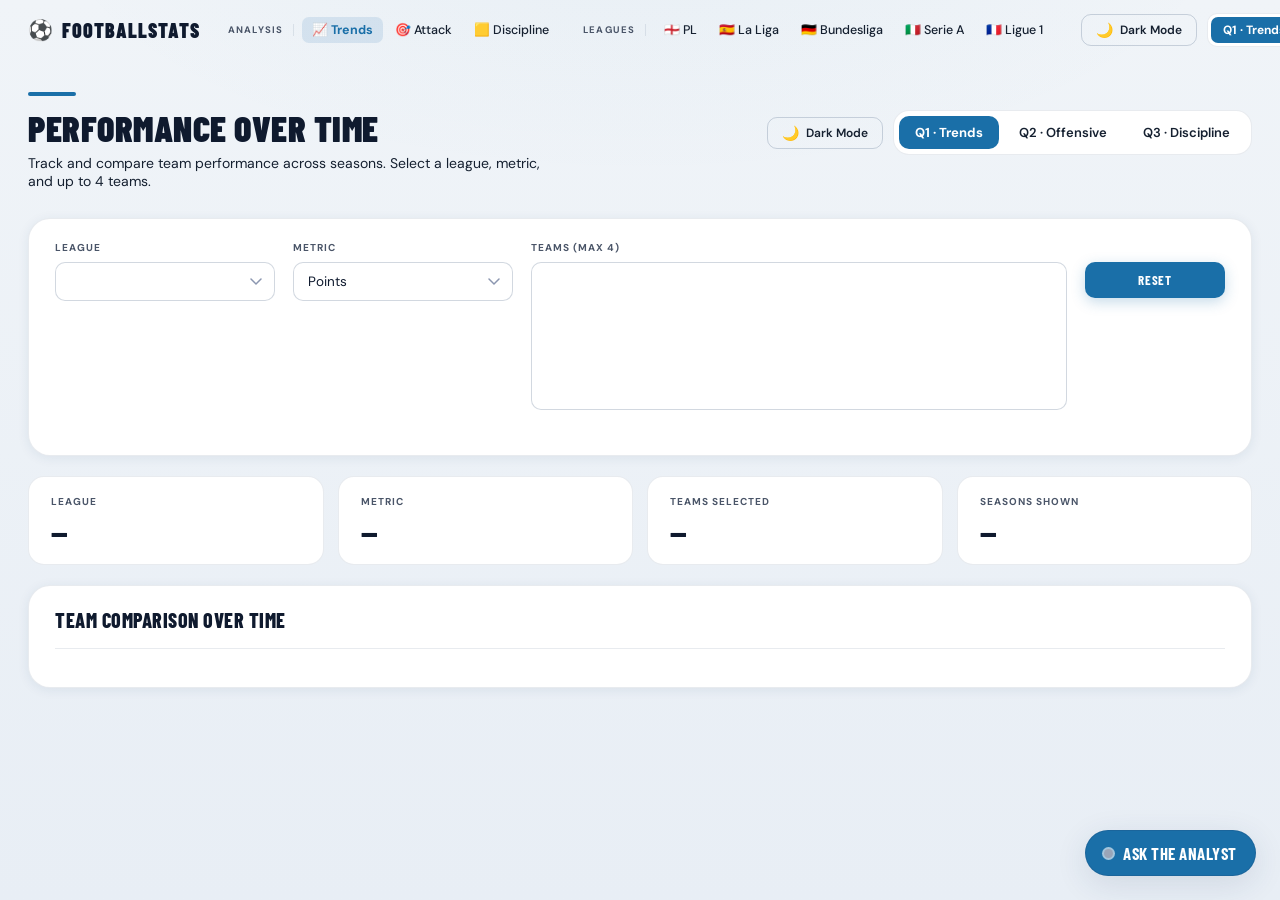
<file: frontend/index.html>
<!DOCTYPE html>
<html lang="en">
<head>
    <meta charset="UTF-8">
    <meta name="viewport" content="width=device-width, initial-scale=1.0">
    <title>FootballStats — Performance Over Time (Q1)</title>
    <script src="https://d3js.org/d3.v7.min.js"></script>
    <link rel="stylesheet" href="src/styles.css">
    <link rel="stylesheet" href="src/nav.css">
    <!-- theme.js runs immediately (before paint) to set data-theme on <html> -->
    <script src="src/theme.js"></script>
</head>
<body>

<!-- ── Global Nav ────────────────────────────────────── -->
<nav class="global-nav" id="globalNav">
    <div class="gnav-inner">
        <a href="home.html" class="gnav-logo">
            <span class="gnav-logo-icon">⚽</span>
            <span class="gnav-logo-text">FootballStats</span>
        </a>
        <div class="gnav-links">
            <div class="gnav-group">
                <span class="gnav-group-label">Analysis</span>
                <a href="index.html"                   class="gnav-link gnav-link--active">📈 Trends</a>
                <a href="q2-offensive-vs-success.html"  class="gnav-link">🎯 Attack</a>
                <a href="q3-disciplinary.html"          class="gnav-link">🟨 Discipline</a>
            </div>
            <div class="gnav-group">
                <span class="gnav-group-label">Leagues</span>
                <button class="gnav-link gnav-league-btn" data-league="Premier League">🏴󠁧󠁢󠁥󠁮󠁧󠁿 PL</button>
                <button class="gnav-link gnav-league-btn" data-league="La Liga">🇪🇸 La Liga</button>
                <button class="gnav-link gnav-league-btn" data-league="Bundesliga">🇩🇪 Bundesliga</button>
                <button class="gnav-link gnav-league-btn" data-league="Serie A">🇮🇹 Serie A</button>
                <button class="gnav-link gnav-league-btn" data-league="Ligue 1">🇫🇷 Ligue 1</button>
            </div>
        </div>
        <div class="gnav-right">
            <button class="theme-toggle" aria-label="Toggle theme">
                <span class="toggle-icon">🌙</span>
                <span class="toggle-label">Dark Mode</span>
            </button>
            <div class="gnav-page-tabs">
                <span class="gnav-tab gnav-tab--active">Q1 · Trends</span>
                <a href="q2-offensive-vs-success.html" class="gnav-tab">Q2 · Attack</a>
                <a href="q3-disciplinary.html"         class="gnav-tab">Q3 · Discipline</a>
            </div>
        </div>
    </div>
</nav>

<div class="page page--with-nav">

    <header class="header">
        <div class="header-top">
            <div>
                <h1>Performance Over Time</h1>
                <p>Track and compare team performance across seasons. Select a league, metric, and up to 4 teams.</p>
            </div>
            <div style="display:flex;align-items:center;gap:10px;flex-shrink:0;">
                <button class="theme-toggle" aria-label="Toggle theme">
                    <span class="toggle-icon">🌙</span>
                    <span class="toggle-label">Dark Mode</span>
                </button>
                <nav class="page-nav">
                    <span class="page-nav-item active">Q1 · Trends</span>
                    <a href="q2-offensive-vs-success.html" class="page-nav-item">Q2 · Offensive</a>
                    <a href="q3-disciplinary.html" class="page-nav-item">Q3 · Discipline</a>
                </nav>
            </div>
        </div>
    </header>

    <section class="controls-card">
        <div class="controls-grid">
            <div class="control-group">
                <label for="leagueSelect">League</label>
                <select id="leagueSelect"></select>
            </div>
            <div class="control-group">
                <label for="metricSelect">Metric</label>
                <select id="metricSelect">
                    <option value="Points">Points</option>
                    <option value="GoalsFor">Goals Scored</option>
                    <option value="GoalDiff">Goal Difference</option>
                    <option value="Wins">Wins</option>
                </select>
            </div>
            <div class="control-group teams-group">
                <label for="teamSelect">Teams (max 4)</label>
                <select id="teamSelect" multiple></select>
                <small id="teamWarning" class="warning-text"></small>
            </div>
            <div class="control-group button-group">
                <label>&nbsp;</label>
                <button id="resetButton">Reset</button>
            </div>
        </div>
    </section>

    <section class="summary-row">
        <div class="summary-card">
            <div class="summary-label">League</div>
            <div class="summary-value" id="summaryLeague">—</div>
        </div>
        <div class="summary-card">
            <div class="summary-label">Metric</div>
            <div class="summary-value" id="summaryMetric">—</div>
        </div>
        <div class="summary-card">
            <div class="summary-label">Teams Selected</div>
            <div class="summary-value" id="summaryTeams">—</div>
        </div>
        <div class="summary-card">
            <div class="summary-label">Seasons Shown</div>
            <div class="summary-value" id="summarySeasons">—</div>
        </div>
    </section>

    <section class="chart-card">
        <div class="chart-header">
            <h2 id="chartTitle">Team Comparison Over Time</h2>
            <div id="legend" class="legend"></div>
        </div>
        <div id="chart"></div>
    </section>

</div>

<div id="tooltip" class="tooltip"></div>
<script src="src/main.js"></script>
<script>
// Scroll shadow on nav
window.addEventListener('scroll', () =>
    document.getElementById('globalNav').classList.toggle('gnav--scrolled', window.scrollY > 10));

// League quick-switch buttons in nav
document.querySelectorAll('.gnav-league-btn').forEach(btn =>
    btn.addEventListener('click', () => {
        const sel = document.getElementById('leagueSelect');
        if (sel) { sel.value = btn.dataset.league; sel.dispatchEvent(new Event('change')); }
    })
);

// If arriving from home page with a league pre-selected
const initLeague = sessionStorage.getItem('fb-initial-league');
if (initLeague) {
    sessionStorage.removeItem('fb-initial-league');
    setTimeout(() => {
        const sel = document.getElementById('leagueSelect');
        if (sel && [...sel.options].some(o => o.value === initLeague)) {
            sel.value = initLeague;
            sel.dispatchEvent(new Event('change'));
        }
    }, 2800);
}
</script>
<!-- Agent layer -->
<link rel="stylesheet" href="src/agent-panel.css">
<script src="src/chart-actions.js"></script>
<script src="src/agent-api.js"></script>
<script src="src/agent-panel.js"></script>
</body>
</html>
</file>
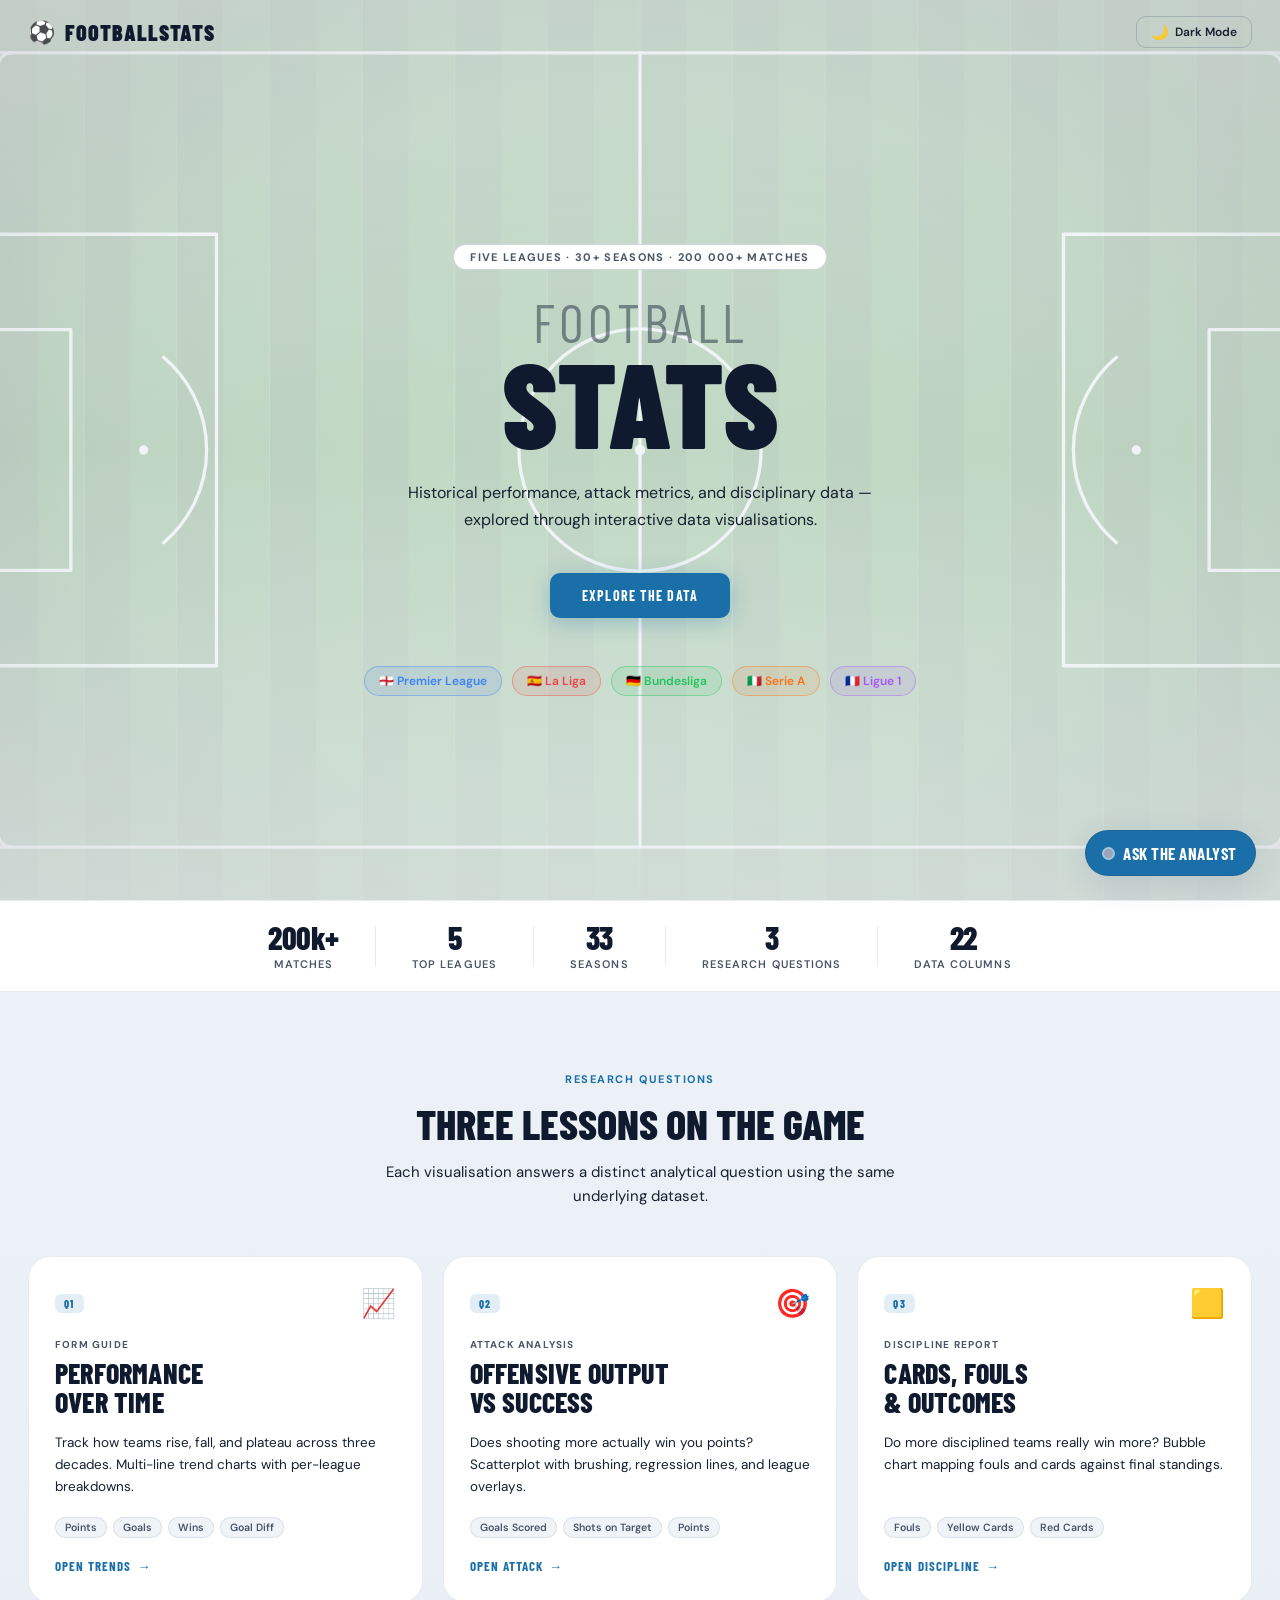
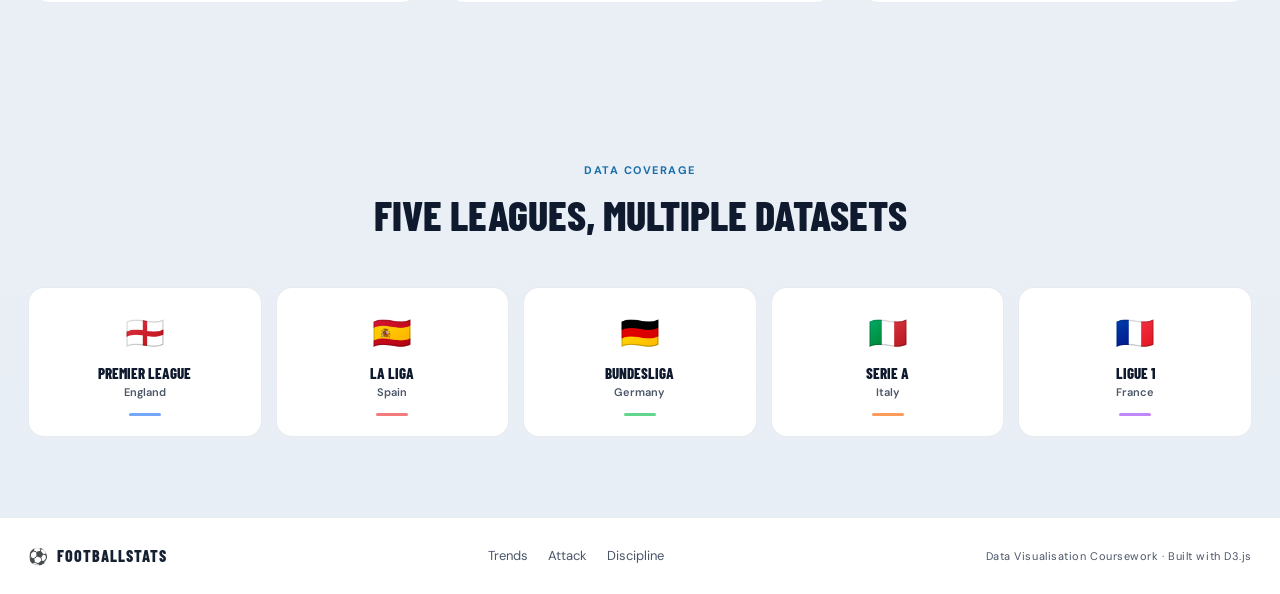
<file: frontend/home.html>
<!DOCTYPE html>
<html lang="en">
<head>
    <meta charset="UTF-8">
    <meta name="viewport" content="width=device-width, initial-scale=1.0">
    <title>FootballStats — Analytics Dashboard</title>
    <script src="https://d3js.org/d3.v7.min.js"></script>
    <link rel="stylesheet" href="src/styles.css">
    <link rel="stylesheet" href="src/home.css">
    <script src="src/theme.js"></script>
</head>
<body>

<!-- ── Global Navigation ───────────────────────────── -->
<nav class="global-nav" id="globalNav">
    <div class="gnav-inner">
        <!-- FIX #2: Title changed to FootballStats -->
        <a href="home.html" class="gnav-logo">
            <span class="gnav-logo-icon">⚽</span>
            <span class="gnav-logo-text">FootballStats</span>
        </a>

        <!-- FIX #2: Removed Analysis/Trends/Attack/Discipline/Leagues nav links from top -->
        <div class="gnav-right gnav-right--full">
            <button class="theme-toggle" aria-label="Toggle theme">
                <span class="toggle-icon">🌙</span>
                <span class="toggle-label">Dark Mode</span>
            </button>
        </div>
    </div>
</nav>

<!-- ── Hero ─────────────────────────────────────────── -->
<section class="hero">
    <!-- Realistic SVG football pitch backdrop -->
    <div class="hero-pitch" aria-hidden="true">
      <svg class="pitch-svg" viewBox="0 0 1050 680" xmlns="http://www.w3.org/2000/svg" preserveAspectRatio="xMidYMid slice">
        <defs>
          <!-- Alternating mow stripes — light mode -->
          <pattern id="mow-light" x="0" y="0" width="70" height="680" patternUnits="userSpaceOnUse">
            <rect x="0"  y="0" width="35" height="680" fill="#3a8c2f"/>
            <rect x="35" y="0" width="35" height="680" fill="#2e7526"/>
          </pattern>
          <!-- Alternating mow stripes — dark mode -->
          <pattern id="mow-dark" x="0" y="0" width="70" height="680" patternUnits="userSpaceOnUse">
            <rect x="0"  y="0" width="35" height="680" fill="#1a3d12"/>
            <rect x="35" y="0" width="35" height="680" fill="#142e0d"/>
          </pattern>
          <!-- Subtle radial glow at centre for depth -->
          <radialGradient id="pitch-glow" cx="50%" cy="50%" r="55%">
            <stop offset="0%"   stop-color="#ffffff" stop-opacity="0.06"/>
            <stop offset="100%" stop-color="#000000" stop-opacity="0.18"/>
          </radialGradient>
          <radialGradient id="pitch-glow-dark" cx="50%" cy="50%" r="55%">
            <stop offset="0%"   stop-color="#3ef07a" stop-opacity="0.04"/>
            <stop offset="100%" stop-color="#000000" stop-opacity="0.35"/>
          </radialGradient>
        </defs>

        <!-- ── Grass base (light) ── -->
        <rect class="pitch-grass-light" x="0" y="0" width="1050" height="680" fill="url(#mow-light)"/>
        <!-- ── Grass base (dark) ── -->
        <rect class="pitch-grass-dark"  x="0" y="0" width="1050" height="680" fill="url(#mow-dark)" opacity="0"/>

        <!-- Depth shading overlay -->
        <rect class="pitch-depth-light" x="0" y="0" width="1050" height="680" fill="url(#pitch-glow)"/>
        <rect class="pitch-depth-dark"  x="0" y="0" width="1050" height="680" fill="url(#pitch-glow-dark)" opacity="0"/>

        <!-- ══ ALL MARKINGS in white/off-white ══ -->
        <g class="pitch-markings" fill="none" stroke="rgba(255,255,255,0.92)" stroke-width="2.5" stroke-linecap="round" stroke-linejoin="round">

          <!-- Outer boundary -->
          <rect x="40" y="40" width="970" height="600"/>

          <!-- Halfway line -->
          <line x1="525" y1="40" x2="525" y2="640"/>

          <!-- Centre circle (r=91.5 px ≈ 9.15m at scale) -->
          <circle cx="525" cy="340" r="91.5"/>

          <!-- Centre spot -->
          <circle cx="525" cy="340" r="4" fill="rgba(255,255,255,0.92)" stroke="none"/>

          <!-- ── LEFT penalty area (16.5m box) ── -->
          <!-- Box: 165px deep × 326px tall, centred on goal -->
          <rect x="40" y="177" width="165" height="326"/>

          <!-- LEFT goal area (6-yard box): 55px deep × 182px tall -->
          <rect x="40" y="249" width="55" height="182"/>

          <!-- LEFT penalty spot (11m = 110px from goal line) -->
          <circle cx="150" cy="340" r="3.5" fill="rgba(255,255,255,0.92)" stroke="none"/>

          <!-- LEFT penalty arc (D): r=91.5, centred on penalty spot, clipped outside box -->
          <path d="M165,270 A91.5,91.5 0 0,1 165,410" stroke="rgba(255,255,255,0.92)" fill="none"/>

          <!-- LEFT goal (posts) -->
          <rect x="22" y="299" width="18" height="82" stroke="rgba(255,255,255,0.85)" stroke-width="2"/>

          <!-- ── RIGHT penalty area ── -->
          <rect x="845" y="177" width="165" height="326"/>
          <rect x="955" y="249" width="55" height="182"/>
          <circle cx="900" cy="340" r="3.5" fill="rgba(255,255,255,0.92)" stroke="none"/>
          <path d="M885,270 A91.5,91.5 0 0,0 885,410" stroke="rgba(255,255,255,0.92)" fill="none"/>
          <rect x="1010" y="299" width="18" height="82" stroke="rgba(255,255,255,0.85)" stroke-width="2"/>

          <!-- ── Corner arcs (r=10 ≈ 1m) ── -->
          <!-- Top-left -->
          <path d="M40,50 A10,10 0 0,1 50,40"/>
          <!-- Top-right -->
          <path d="M1000,40 A10,10 0 0,1 1010,50"/>
          <!-- Bottom-left -->
          <path d="M50,640 A10,10 0 0,1 40,630"/>
          <!-- Bottom-right -->
          <path d="M1010,630 A10,10 0 0,1 1000,640"/>

        </g>

        <!-- Subtle vignette around the edge -->
        <rect x="0" y="0" width="1050" height="680"
              fill="none"
              style="box-shadow:inset 0 0 120px rgba(0,0,0,0.5);"/>
        <radialGradient id="vignette" cx="50%" cy="50%" r="72%" gradientUnits="objectBoundingBox">
          <stop offset="55%" stop-color="transparent"/>
          <stop offset="100%" stop-color="rgba(0,0,0,0.45)"/>
        </radialGradient>
        <rect x="0" y="0" width="1050" height="680" fill="url(#vignette)"/>
      </svg>
    </div>

    <div class="hero-content">
        <div class="hero-badge">Five Leagues · 30+ Seasons · 200 000+ Matches</div>
        <!-- FIX #2: Title says FootballStats -->
        <h1 class="hero-title">
            <span class="hero-title-thin">Football</span>
            <span class="hero-title-bold">Stats</span>
        </h1>
        <p class="hero-subtitle">
            Historical performance, attack metrics, and disciplinary data —<br>
            explored through interactive data visualisations.
        </p>
        <div class="hero-cta">
            <a href="#questions" class="btn-primary">Explore the Data</a>
        </div>
    </div>

    <!-- Floating league pills -->
    <div class="league-pills">
        <span class="league-pill" style="--lc:#3b82f6">🏴󠁧󠁢󠁥󠁮󠁧󠁿 Premier League</span>
        <span class="league-pill" style="--lc:#ef4444">🇪🇸 La Liga</span>
        <span class="league-pill" style="--lc:#22c55e">🇩🇪 Bundesliga</span>
        <span class="league-pill" style="--lc:#f97316">🇮🇹 Serie A</span>
        <span class="league-pill" style="--lc:#a855f7">🇫🇷 Ligue 1</span>
    </div>
</section>

<!-- ── Stats bar ─────────────────────────────────────── -->
<div class="stats-bar">
    <div class="stats-bar-item">
        <span class="sb-value">200k+</span>
        <span class="sb-label">Matches</span>
    </div>
    <div class="stats-bar-divider"></div>
    <div class="stats-bar-item">
        <span class="sb-value">5</span>
        <span class="sb-label">Top Leagues</span>
    </div>
    <div class="stats-bar-divider"></div>
    <div class="stats-bar-item">
        <span class="sb-value">33</span>
        <span class="sb-label">Seasons</span>
    </div>
    <div class="stats-bar-divider"></div>
    <div class="stats-bar-item">
        <span class="sb-value">3</span>
        <span class="sb-label">Research Questions</span>
    </div>
    <div class="stats-bar-divider"></div>
    <div class="stats-bar-item">
        <span class="sb-value">22</span>
        <span class="sb-label">Data Columns</span>
    </div>
</div>

<!-- ── Research Question Cards ──────────────────────── -->
<section class="questions-section" id="questions">
    <div class="qs-header">
        <span class="qs-eyebrow">Research Questions</span>
        <h2 class="qs-title">Three lessons on the game</h2>
        <p class="qs-sub">Each visualisation answers a distinct analytical question using the same underlying dataset.</p>
    </div>

    <div class="question-cards">

        <!-- Q1 — FIX #4: links to index.html (the real Q1 page) -->
        <a href="index.html" class="q-card q-card--1">
            <div class="q-card-glow"></div>
            <div class="q-card-top">
                <span class="q-tag">Q1</span>
                <span class="q-icon">📈</span>
            </div>
            <div class="q-label">Form Guide</div>
            <h3 class="q-title">Performance<br>Over Time</h3>
            <p class="q-desc">Track how teams rise, fall, and plateau across three decades. Multi-line trend charts with per-league breakdowns.</p>
            <div class="q-meta">
                <span class="q-meta-pill">Points</span>
                <span class="q-meta-pill">Goals</span>
                <span class="q-meta-pill">Wins</span>
                <span class="q-meta-pill">Goal Diff</span>
            </div>
            <div class="q-cta">
                Open Trends <span class="q-arrow">→</span>
            </div>
        </a>

        <!-- Q2 — FIX #5: links to q2-offensive-vs-success.html -->
        <a href="q2-offensive-vs-success.html" class="q-card q-card--2">
            <div class="q-card-glow"></div>
            <div class="q-card-top">
                <span class="q-tag">Q2</span>
                <span class="q-icon">🎯</span>
            </div>
            <div class="q-label">Attack Analysis</div>
            <h3 class="q-title">Offensive Output<br>vs Success</h3>
            <p class="q-desc">Does shooting more actually win you points? Scatterplot with brushing, regression lines, and league overlays.</p>
            <div class="q-meta">
                <span class="q-meta-pill">Goals Scored</span>
                <span class="q-meta-pill">Shots on Target</span>
                <span class="q-meta-pill">Points</span>
            </div>
            <div class="q-cta">
                Open Attack <span class="q-arrow">→</span>
            </div>
        </a>

        <!-- Q3 — FIX #6: links to q3-disciplinary.html -->
        <a href="q3-disciplinary.html" class="q-card q-card--3">
            <div class="q-card-glow"></div>
            <div class="q-card-top">
                <span class="q-tag">Q3</span>
                <span class="q-icon">🟨</span>
            </div>
            <div class="q-label">Discipline Report</div>
            <h3 class="q-title">Cards, Fouls<br>&amp; Outcomes</h3>
            <p class="q-desc">Do more disciplined teams really win more? Bubble chart mapping fouls and cards against final standings.</p>
            <div class="q-meta">
                <span class="q-meta-pill">Fouls</span>
                <span class="q-meta-pill">Yellow Cards</span>
                <span class="q-meta-pill">Red Cards</span>
            </div>
            <div class="q-cta">
                Open Discipline <span class="q-arrow">→</span>
            </div>
        </a>
    </div>
</section>

<!-- ── League Quick-Access ───────────────────────────── -->
<!-- FIX #3: Cards are NOT clickable — hover effect only, no navigation -->
<section class="leagues-section">
    <div class="qs-header">
        <span class="qs-eyebrow">Data Coverage</span>
        <h2 class="qs-title">Five leagues, Multiple datasets</h2>
    </div>
    <div class="league-cards">
        <!-- Changed from <a> to <div> so they don't navigate, but still have hover style -->
        <div class="lc-card" style="--lc:#3b82f6">
            <div class="lc-flag">🏴󠁧󠁢󠁥󠁮󠁧󠁿</div>
            <div class="lc-name">Premier League</div>
            <div class="lc-country">England</div>
            <div class="lc-bar"></div>
        </div>
        <div class="lc-card" style="--lc:#ef4444">
            <div class="lc-flag">🇪🇸</div>
            <div class="lc-name">La Liga</div>
            <div class="lc-country">Spain</div>
            <div class="lc-bar"></div>
        </div>
        <div class="lc-card" style="--lc:#22c55e">
            <div class="lc-flag">🇩🇪</div>
            <div class="lc-name">Bundesliga</div>
            <div class="lc-country">Germany</div>
            <div class="lc-bar"></div>
        </div>
        <div class="lc-card" style="--lc:#f97316">
            <div class="lc-flag">🇮🇹</div>
            <div class="lc-name">Serie A</div>
            <div class="lc-country">Italy</div>
            <div class="lc-bar"></div>
        </div>
        <div class="lc-card" style="--lc:#a855f7">
            <div class="lc-flag">🇫🇷</div>
            <div class="lc-name">Ligue 1</div>
            <div class="lc-country">France</div>
            <div class="lc-bar"></div>
        </div>
    </div>
</section>

<!-- ── Footer ────────────────────────────────────────── -->
<footer class="site-footer">
    <div class="footer-inner">
        <div class="footer-logo">
            <span>⚽</span> FootballStats
        </div>
        <div class="footer-links">
            <a href="index.html">Trends</a>
            <a href="q2-offensive-vs-success.html">Attack</a>
            <a href="q3-disciplinary.html">Discipline</a>
        </div>
        <div class="footer-note">
            Data Visualisation Coursework · Built with D3.js
        </div>
    </div>
</footer>

<script>
// Scroll-triggered nav shadow
window.addEventListener('scroll', () => {
    document.getElementById('globalNav').classList.toggle('gnav--scrolled', window.scrollY > 20);
});

// Animate cards on scroll into view
document.addEventListener('DOMContentLoaded', () => {
    const cards = document.querySelectorAll('.q-card, .lc-card');
    const obs = new IntersectionObserver(entries => {
        entries.forEach((e, i) => {
            if (e.isIntersecting) {
                e.target.style.transitionDelay = (i * 0.07) + 's';
                e.target.classList.add('in-view');
                obs.unobserve(e.target);
            }
        });
    }, { threshold: 0.15 });
    cards.forEach(c => obs.observe(c));
});
</script>
<!-- Agent layer -->
<link rel="stylesheet" href="src/agent-panel.css">
<script src="src/chart-actions.js"></script>
<script src="src/agent-api.js"></script>
<script src="src/agent-panel.js"></script>
</body>
</html>
</file>
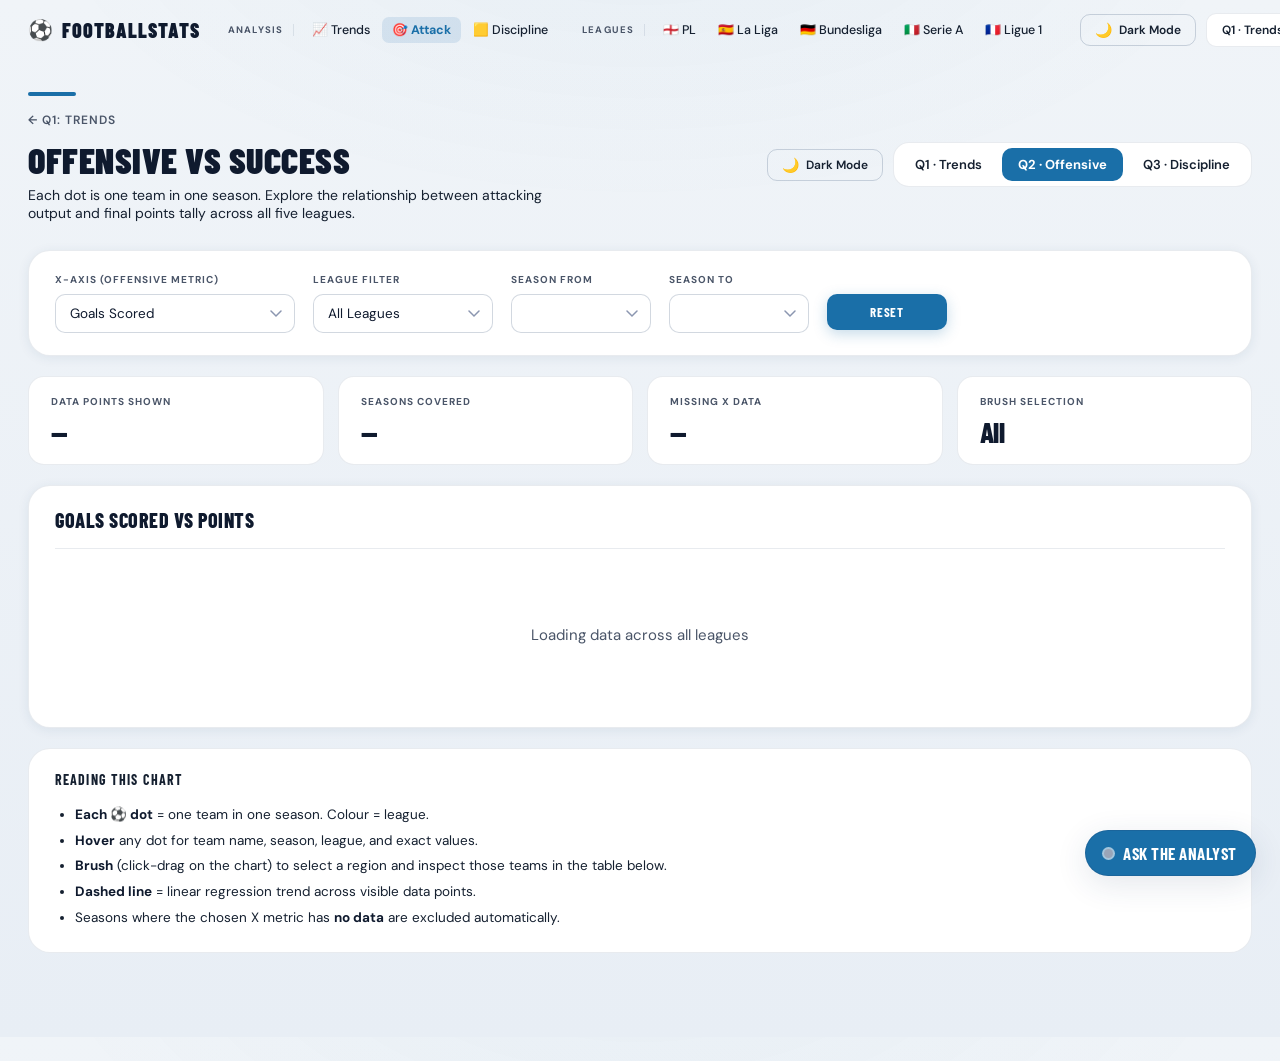
<file: frontend/q2-offensive-vs-success.html>
<!DOCTYPE html>
<html lang="en">
<head>
    <meta charset="UTF-8">
    <meta name="viewport" content="width=device-width, initial-scale=1.0">
    <title>FootballStats — Offensive vs Success (Q2)</title>
    <script src="https://d3js.org/d3.v7.min.js"></script>
    <link rel="stylesheet" href="src/styles.css">
    <link rel="stylesheet" href="src/q2-styles.css">
    <link rel="stylesheet" href="src/nav.css">
    <!-- theme.js runs immediately (before paint) to set data-theme on <html> -->
    <script src="src/theme.js"></script>
</head>
<body>

<!-- ── Global Nav ────────────────────────────────────── -->
<nav class="global-nav" id="globalNav">
    <div class="gnav-inner">
        <a href="home.html" class="gnav-logo">
            <span class="gnav-logo-icon">⚽</span>
            <span class="gnav-logo-text">FootballStats</span>
        </a>
        <div class="gnav-links">
            <div class="gnav-group">
                <span class="gnav-group-label">Analysis</span>
                <a href="index.html"                   class="gnav-link">📈 Trends</a>
                <a href="q2-offensive-vs-success.html"  class="gnav-link gnav-link--active">🎯 Attack</a>
                <a href="q3-disciplinary.html"          class="gnav-link">🟨 Discipline</a>
            </div>
            <div class="gnav-group">
                <span class="gnav-group-label">Leagues</span>
                <button class="gnav-link gnav-league-btn" data-league="Premier League">🏴󠁧󠁢󠁥󠁮󠁧󠁿 PL</button>
                <button class="gnav-link gnav-league-btn" data-league="La Liga">🇪🇸 La Liga</button>
                <button class="gnav-link gnav-league-btn" data-league="Bundesliga">🇩🇪 Bundesliga</button>
                <button class="gnav-link gnav-league-btn" data-league="Serie A">🇮🇹 Serie A</button>
                <button class="gnav-link gnav-league-btn" data-league="Ligue 1">🇫🇷 Ligue 1</button>
            </div>
        </div>
        <div class="gnav-right">
            <button class="theme-toggle" aria-label="Toggle theme">
                <span class="toggle-icon">🌙</span>
                <span class="toggle-label">Dark Mode</span>
            </button>
            <div class="gnav-page-tabs">
                <a href="index.html"                   class="gnav-tab">Q1 · Trends</a>
                <span class="gnav-tab gnav-tab--active">Q2 · Attack</span>
                <a href="q3-disciplinary.html"         class="gnav-tab">Q3 · Discipline</a>
            </div>
        </div>
    </div>
</nav>

<div class="page page--with-nav">

    <header class="header">
        <a href="index.html" class="nav-back">← Q1: Trends</a>
        <div class="header-top">
            <div>
                <h1>Offensive vs Success</h1>
                <p>Each dot is one team in one season. Explore the relationship between attacking output and final points tally across all five leagues.</p>
            </div>
            <div style="display:flex;align-items:center;gap:10px;flex-shrink:0;">
                <button class="theme-toggle" aria-label="Toggle theme">
                    <span class="toggle-icon">🌙</span>
                    <span class="toggle-label">Dark Mode</span>
                </button>
                <nav class="page-nav">
                    <a href="index.html" class="page-nav-item">Q1 · Trends</a>
                    <span class="page-nav-item active">Q2 · Offensive</span>
                    <a href="q3-disciplinary.html" class="page-nav-item">Q3 · Discipline</a>
                </nav>
            </div>
        </div>
    </header>

    <section class="controls-card">
        <div class="controls-grid q2-controls-grid">
            <div class="control-group">
                <label for="q2XAxisSelect">X-Axis (Offensive Metric)</label>
                <select id="q2XAxisSelect">
                    <option value="GoalsFor">Goals Scored</option>
                    <option value="AvgShotsOnTarget">Avg Shots on Target / Game</option>
                    <option value="AvgShots">Avg Shots / Game</option>
                </select>
            </div>
            <div class="control-group">
                <label for="q2LeagueFilter">League Filter</label>
                <select id="q2LeagueFilter">
                    <option value="all">All Leagues</option>
                    <option value="Premier League">Premier League</option>
                    <option value="La Liga">La Liga</option>
                    <option value="Bundesliga">Bundesliga</option>
                    <option value="Serie A">Serie A</option>
                    <option value="Ligue 1">Ligue 1</option>
                </select>
            </div>
            <div class="control-group">
                <label for="q2SeasonStart">Season From</label>
                <select id="q2SeasonStart"></select>
            </div>
            <div class="control-group">
                <label for="q2SeasonEnd">Season To</label>
                <select id="q2SeasonEnd"></select>
            </div>
            <div class="control-group button-group">
                <label>&nbsp;</label>
                <button id="q2ResetButton">Reset</button>
            </div>
        </div>
    </section>

    <section class="summary-row">
        <div class="summary-card">
            <div class="summary-label">Data Points Shown</div>
            <div class="summary-value" id="q2SummaryCount">—</div>
        </div>
        <div class="summary-card">
            <div class="summary-label">Seasons Covered</div>
            <div class="summary-value" id="q2SummarySeasons">—</div>
        </div>
        <div class="summary-card">
            <div class="summary-label">Missing X Data</div>
            <div class="summary-value" id="q2SummaryMissing">—</div>
        </div>
        <div class="summary-card">
            <div class="summary-label">Brush Selection</div>
            <div class="summary-value" id="q2SummaryBrush">All</div>
        </div>
    </section>

    <section class="chart-card">
        <div class="chart-header">
            <h2 id="q2ChartTitle">Goals Scored vs Points</h2>
            <div id="q2Legend" class="legend"></div>
        </div>
        <div id="q2LoadingMsg" class="loading-message">Loading data across all leagues</div>
        <div id="q2Chart" style="display:none;"></div>
        <div id="q2BrushPanel" class="brush-panel" style="display:none;">
            <h3>Selected Teams</h3>
            <div id="q2BrushTable"></div>
            <button id="q2ClearBrush" class="clear-brush-btn">Clear Selection</button>
        </div>
    </section>

    <section class="chart-notes">
        <h3>Reading this chart</h3>
        <ul>
            <li><strong>Each ⚽ dot</strong> = one team in one season. Colour = league.</li>
            <li><strong>Hover</strong> any dot for team name, season, league, and exact values.</li>
            <li><strong>Brush</strong> (click-drag on the chart) to select a region and inspect those teams in the table below.</li>
            <li><strong>Dashed line</strong> = linear regression trend across visible data points.</li>
            <li>Seasons where the chosen X metric has <strong>no data</strong> are excluded automatically.</li>
        </ul>
    </section>

</div>

<div id="tooltip" class="tooltip"></div>
<script src="src/data-loader.js"></script>
<script src="src/q2-chart.js"></script>
<script>
window.addEventListener('scroll', () =>
    document.getElementById('globalNav').classList.toggle('gnav--scrolled', window.scrollY > 10));

document.querySelectorAll('.gnav-league-btn').forEach(btn =>
    btn.addEventListener('click', () => {
        const sel = document.getElementById('q2LeagueFilter');
        if (sel) { sel.value = btn.dataset.league; sel.dispatchEvent(new Event('change')); }
    })
);
</script>
<!-- Agent layer -->
<link rel="stylesheet" href="src/agent-panel.css">
<script src="src/chart-actions.js"></script>
<script src="src/agent-api.js"></script>
<script src="src/agent-panel.js"></script>
</body>
</html>
</file>
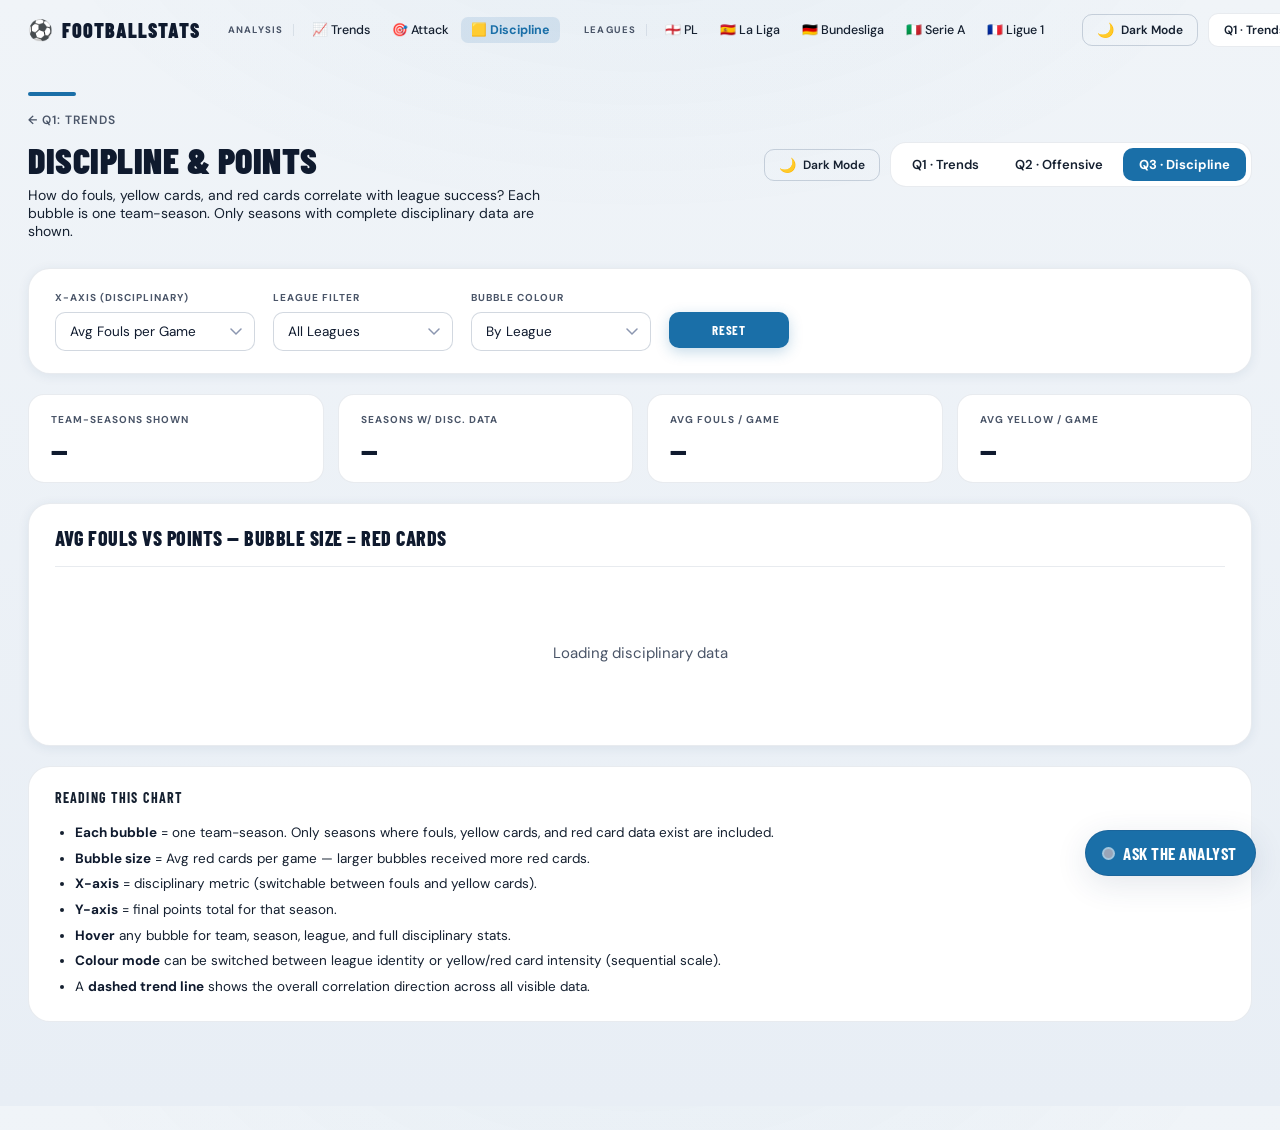
<file: frontend/q3-disciplinary.html>
<!DOCTYPE html>
<html lang="en">
<head>
    <meta charset="UTF-8">
    <meta name="viewport" content="width=device-width, initial-scale=1.0">
    <title>FootballStats — Disciplinary Impact (Q3)</title>
    <script src="https://d3js.org/d3.v7.min.js"></script>
    <link rel="stylesheet" href="src/styles.css">
    <link rel="stylesheet" href="src/q3-styles.css">
    <link rel="stylesheet" href="src/nav.css">
    <!-- theme.js runs immediately (before paint) to set data-theme on <html> -->
    <script src="src/theme.js"></script>
</head>
<body>

<!-- ── Global Nav ────────────────────────────────────── -->
<nav class="global-nav" id="globalNav">
    <div class="gnav-inner">
        <a href="home.html" class="gnav-logo">
            <span class="gnav-logo-icon">⚽</span>
            <span class="gnav-logo-text">FootballStats</span>
        </a>
        <div class="gnav-links">
            <div class="gnav-group">
                <span class="gnav-group-label">Analysis</span>
                <a href="index.html"                   class="gnav-link">📈 Trends</a>
                <a href="q2-offensive-vs-success.html"  class="gnav-link">🎯 Attack</a>
                <a href="q3-disciplinary.html"          class="gnav-link gnav-link--active">🟨 Discipline</a>
            </div>
            <div class="gnav-group">
                <span class="gnav-group-label">Leagues</span>
                <button class="gnav-link gnav-league-btn" data-league="Premier League">🏴󠁧󠁢󠁥󠁮󠁧󠁿 PL</button>
                <button class="gnav-link gnav-league-btn" data-league="La Liga">🇪🇸 La Liga</button>
                <button class="gnav-link gnav-league-btn" data-league="Bundesliga">🇩🇪 Bundesliga</button>
                <button class="gnav-link gnav-league-btn" data-league="Serie A">🇮🇹 Serie A</button>
                <button class="gnav-link gnav-league-btn" data-league="Ligue 1">🇫🇷 Ligue 1</button>
            </div>
        </div>
        <div class="gnav-right">
            <button class="theme-toggle" aria-label="Toggle theme">
                <span class="toggle-icon">🌙</span>
                <span class="toggle-label">Dark Mode</span>
            </button>
            <div class="gnav-page-tabs">
                <a href="index.html"                   class="gnav-tab">Q1 · Trends</a>
                <a href="q2-offensive-vs-success.html"  class="gnav-tab">Q2 · Attack</a>
                <span class="gnav-tab gnav-tab--active">Q3 · Discipline</span>
            </div>
        </div>
    </div>
</nav>

<div class="page page--with-nav">

    <header class="header">
        <a href="index.html" class="nav-back">← Q1: Trends</a>
        <div class="header-top">
            <div>
                <h1>Discipline &amp; Points</h1>
                <p>How do fouls, yellow cards, and red cards correlate with league success? Each bubble is one team-season. Only seasons with complete disciplinary data are shown.</p>
            </div>
            <div style="display:flex;align-items:center;gap:10px;flex-shrink:0;">
                <button class="theme-toggle" aria-label="Toggle theme">
                    <span class="toggle-icon">🌙</span>
                    <span class="toggle-label">Dark Mode</span>
                </button>
                <nav class="page-nav">
                    <a href="index.html" class="page-nav-item">Q1 · Trends</a>
                    <a href="q2-offensive-vs-success.html" class="page-nav-item">Q2 · Offensive</a>
                    <span class="page-nav-item active">Q3 · Discipline</span>
                </nav>
            </div>
        </div>
    </header>

    <section class="controls-card">
        <div class="controls-grid q3-controls-grid">
            <div class="control-group">
                <label for="q3XMetric">X-Axis (Disciplinary)</label>
                <select id="q3XMetric">
                    <option value="AvgFouls">Avg Fouls per Game</option>
                    <option value="AvgYellowCards">Avg Yellow Cards per Game</option>
                </select>
            </div>
            <div class="control-group">
                <label for="q3LeagueFilter">League Filter</label>
                <select id="q3LeagueFilter">
                    <option value="all">All Leagues</option>
                    <option value="Premier League">Premier League</option>
                    <option value="La Liga">La Liga</option>
                    <option value="Bundesliga">Bundesliga</option>
                    <option value="Serie A">Serie A</option>
                    <option value="Ligue 1">Ligue 1</option>
                </select>
            </div>
            <div class="control-group">
                <label for="q3ColorMode">Bubble Colour</label>
                <select id="q3ColorMode">
                    <option value="league">By League</option>
                    <option value="yellowCards">By Avg Yellow Cards</option>
                    <option value="redCards">By Avg Red Cards</option>
                </select>
            </div>
            <div class="control-group button-group">
                <label>&nbsp;</label>
                <button id="q3ResetButton">Reset</button>
            </div>
        </div>
    </section>

    <section class="summary-row">
        <div class="summary-card">
            <div class="summary-label">Team-Seasons Shown</div>
            <div class="summary-value" id="q3SummaryCount">—</div>
        </div>
        <div class="summary-card">
            <div class="summary-label">Seasons w/ Disc. Data</div>
            <div class="summary-value" id="q3SummarySeasons">—</div>
        </div>
        <div class="summary-card">
            <div class="summary-label">Avg Fouls / Game</div>
            <div class="summary-value" id="q3SummaryFouls">—</div>
        </div>
        <div class="summary-card">
            <div class="summary-label">Avg Yellow / Game</div>
            <div class="summary-value" id="q3SummaryYellow">—</div>
        </div>
    </section>

    <section class="chart-card">
        <div class="chart-header">
            <h2 id="q3ChartTitle">Avg Fouls vs Points — Bubble Size = Red Cards</h2>
            <div id="q3Legend" class="legend"></div>
        </div>
        <div id="q3LoadingMsg" class="loading-message">Loading disciplinary data</div>
        <div id="q3Chart" style="display:none;"></div>
    </section>

    <section class="chart-notes">
        <h3>Reading this chart</h3>
        <ul>
            <li><strong>Each bubble</strong> = one team-season. Only seasons where fouls, yellow cards, and red card data exist are included.</li>
            <li><strong>Bubble size</strong> = Avg red cards per game — larger bubbles received more red cards.</li>
            <li><strong>X-axis</strong> = disciplinary metric (switchable between fouls and yellow cards).</li>
            <li><strong>Y-axis</strong> = final points total for that season.</li>
            <li><strong>Hover</strong> any bubble for team, season, league, and full disciplinary stats.</li>
            <li><strong>Colour mode</strong> can be switched between league identity or yellow/red card intensity (sequential scale).</li>
            <li>A <strong>dashed trend line</strong> shows the overall correlation direction across all visible data.</li>
        </ul>
    </section>

</div>

<div id="tooltip" class="tooltip"></div>
<script src="src/data-loader.js"></script>
<script src="src/q3-chart.js"></script>
<script>
window.addEventListener('scroll', () =>
    document.getElementById('globalNav').classList.toggle('gnav--scrolled', window.scrollY > 10));

document.querySelectorAll('.gnav-league-btn').forEach(btn =>
    btn.addEventListener('click', () => {
        const sel = document.getElementById('q3LeagueFilter');
        if (sel) { sel.value = btn.dataset.league; sel.dispatchEvent(new Event('change')); }
    })
);
</script>
<!-- Agent layer -->
<link rel="stylesheet" href="src/agent-panel.css">
<script src="src/chart-actions.js"></script>
<script src="src/agent-api.js"></script>
<script src="src/agent-panel.js"></script>
</body>
</html>
</file>
<file: frontend/src/styles.css>
/* ============================================================
   styles.css — Shared styles for the Football Dashboard
   Font served via @import avoids CORS issues from Google Fonts
   preconnect headers in HTML — use this instead of <link> tags.
   ============================================================ */

@import url('https://fonts.googleapis.com/css2?family=Barlow+Condensed:wght@400;600;700;800;900&family=DM+Sans:wght@300;400;500;600;700&display=swap');

/* ---- CSS Variables (design tokens) ---- */
:root {
    --bg:            #f0f4f8;
    --bg-card:       #ffffff;
    --bg-card-hover: #f7f9fc;
    --border:        rgba(30,60,100,0.10);
    --border-bright: rgba(30,60,100,0.20);
    --text-primary:  #0f1a2e;
    --text-secondary: #152030;
    --text-muted:    #4a5568;
    --accent:        #1a6fa8;   /* professional blue */
    --accent-dim:    rgba(26,111,168,0.12);
    --accent2:       #d4920a;   /* warm amber */
    --red:           #c0392b;   /* card red */
    --blue:          #2563a8;
    --radius-sm:     10px;
    --radius-md:     16px;
    --radius-lg:     22px;
    --shadow:        0 8px 32px rgba(30,60,100,0.12);
    --shadow-sm:     0 2px 12px rgba(30,60,100,0.08);
    --font-display:  'Barlow Condensed', sans-serif;
    --font-body:     'DM Sans', sans-serif;
}

/* ---- Dark theme overrides ---- */
[data-theme="dark"] {
    --bg:            #0b0f19;
    --bg-card:       #111827;
    --bg-card-hover: #161e2e;
    --border:        rgba(255,255,255,0.07);
    --border-bright: rgba(255, 255, 255, 0.02);
    --text-primary:  #f0f4ff;
    --text-secondary: #b6c1df;
    --text-muted: #8693b1;
    --accent:        #3ef07a;
    --accent-dim:    rgba(62,240,122,0.15);
    --accent2:       #ffcc00;
    --red:           #ff4545;
    --blue:          #4da6ff;
    --shadow:        0 8px 32px rgba(0,0,0,0.45);
    --shadow-sm:     0 2px 12px rgba(0,0,0,0.3);
}

[data-theme="dark"] body {
    background-image:
        radial-gradient(ellipse 80% 50% at 50% -10%, rgba(62,240,122,0.06) 0%, transparent 60%),
        linear-gradient(180deg, #0b0f19 0%, #080c14 100%);
}

[data-theme="dark"] .control-group select option { background: #1a2235; }
[data-theme="dark"] .control-group select:focus   { background: rgba(62,240,122,0.05); }
[data-theme="dark"] .page-nav-item.active         { color: #0b0f19; }
[data-theme="dark"] .page-nav-item:hover          { background: rgba(255,255,255,0.06); }
[data-theme="dark"] .button-group button          { box-shadow: 0 0 16px rgba(62,240,122,0.2); }
[data-theme="dark"] .button-group button:hover    { background: #5df58d; box-shadow: 0 0 24px rgba(62,240,122,0.35); }
[data-theme="dark"] .tooltip                      { background: #1a2235; }
[data-theme="dark"] .axis path,
[data-theme="dark"] .axis line                    { stroke: rgba(255,255,255,0.08); }
[data-theme="dark"] ::-webkit-scrollbar-thumb     { background: rgba(255,255,255,0.12); }
[data-theme="dark"] ::-webkit-scrollbar-thumb:hover { background: rgba(255,255,255,0.2); }
[data-theme="dark"] .brush-data-table tr:hover td { background: rgba(255,255,255,0.03); }
[data-theme="dark"] .size-legend-circle           { border-color: rgba(255,255,255,0.25); }

/* ---- Theme toggle button ---- */
.theme-toggle {
    display: flex;
    align-items: center;
    gap: 7px;
    padding: 7px 14px;
    border-radius: var(--radius-sm);
    border: 1px solid var(--border-bright);
    background: transparent;
    color: var(--text-secondary);
    font-size: 12px;
    font-weight: 600;
    font-family: var(--font-body);
    cursor: pointer;
    transition: border-color 0.15s, color 0.15s, background 0.15s;
    white-space: nowrap;
    flex-shrink: 0;
}
.theme-toggle:hover { border-color: var(--accent); color: var(--accent); background: var(--accent-dim); }
.theme-toggle .toggle-icon { font-size: 14px; line-height: 1; }

/* ---- Reset + base ---- */
*, *::before, *::after { box-sizing: border-box; margin: 0; padding: 0; }

html { scroll-behavior: smooth; }

body {
    font-family: var(--font-body);
    background: var(--bg);
    color: var(--text-primary);
    font-size: 14px;
    -webkit-font-smoothing: antialiased;
    background-image:
        radial-gradient(ellipse 80% 50% at 50% -10%, rgba(26,111,168,0.04) 0%, transparent 60%),
        linear-gradient(180deg, #f0f4f8 0%, #e8eef5 100%);
    min-height: 100vh;
}

/* ---- Page wrapper ---- */
.page {
    max-width: 1360px;
    margin: 0 auto;
    padding: 32px 28px 64px;
}

/* ---- Header ---- */
.header { margin-bottom: 28px; }

.header-top {
    display: flex;
    align-items: flex-start;
    justify-content: space-between;
    gap: 20px;
    flex-wrap: wrap;
}

/* Pitch stripe accent above title */
.header::before {
    content: '';
    display: block;
    width: 48px;
    height: 4px;
    background: var(--accent);
    border-radius: 2px;
    margin-bottom: 14px;
}

.header h1 {
    font-family: var(--font-display);
    font-size: 36px;
    font-weight: 900;
    letter-spacing: 0.5px;
    text-transform: uppercase;
    color: var(--text-primary);
    line-height: 1;
    margin-bottom: 8px;
}

.header p {
    color: var(--text-secondary);
    font-size: 14px;
    font-weight: 400;
    max-width: 520px;
}

/* ---- Page navigation ---- */
.page-nav {
    display: flex;
    align-items: center;
    gap: 4px;
    background: var(--bg-card);
    border: 1px solid var(--border);
    border-radius: var(--radius-md);
    padding: 5px;
    flex-shrink: 0;
}

.page-nav-item {
    padding: 8px 16px;
    border-radius: var(--radius-sm);
    font-size: 13px;
    font-weight: 600;
    color: var(--text-secondary);
    text-decoration: none;
    transition: background 0.18s, color 0.18s;
    white-space: nowrap;
    font-family: var(--font-body);
}

.page-nav-item:hover { background: rgba(30,60,100,0.07); color: var(--text-primary); }
.page-nav-item.active { background: var(--accent); color: #ffffff; font-weight: 700; }

/* ---- Cards ---- */
.controls-card, .chart-card {
    background: var(--bg-card);
    border-radius: var(--radius-lg);
    padding: 22px 26px;
    border: 1px solid var(--border);
    margin-bottom: 20px;
    box-shadow: var(--shadow-sm);
}

/* ---- Controls grid ---- */
.controls-grid {
    display: grid;
    grid-template-columns: 220px 220px 1fr 140px;
    gap: 18px;
    align-items: start;
}

.control-group { display: flex; flex-direction: column; }

.control-group label {
    font-weight: 700;
    font-size: 10px;
    text-transform: uppercase;
    letter-spacing: 0.1em;
    color: var(--text-muted);
    margin-bottom: 8px;
}

.control-group select,
.control-group button {
    padding: 10px 14px;
    border: 1px solid var(--border-bright);
    border-radius: var(--radius-sm);
    font-size: 13.5px;
    font-family: var(--font-body);
    background: rgba(255,255,255,0.04);
    color: var(--text-primary);
    transition: border-color 0.15s, background 0.15s;
    outline: none;
    -webkit-appearance: none;
    appearance: none;
}

.control-group select {
    background-image: url("data:image/svg+xml,%3Csvg xmlns='http://www.w3.org/2000/svg' width='12' height='8' viewBox='0 0 12 8'%3E%3Cpath d='M1 1l5 5 5-5' stroke='%238b96b0' stroke-width='1.5' fill='none' stroke-linecap='round'/%3E%3C/svg%3E");
    background-repeat: no-repeat;
    background-position: right 12px center;
    padding-right: 36px;
}

.control-group select option { background: #ffffff; color: var(--text-primary); }

.control-group select:focus {
    border-color: var(--accent);
    background: rgba(26,111,168,0.05);
}

.teams-group select { min-height: 148px; background: rgba(255,255,255,0.03); }
.teams-group select option:checked { background: var(--accent-dim); }

.button-group button {
    cursor: pointer;
    background: var(--accent);
    color: #ffffff;
    border: none;
    font-weight: 700;
    font-size: 13px;
    letter-spacing: 0.05em;
    text-transform: uppercase;
    font-family: var(--font-display);
    transition: background 0.15s, transform 0.1s, box-shadow 0.15s;
    box-shadow: 0 4px 14px rgba(26,111,168,0.25);
}

.button-group button:hover {
    background: #1559a0;
    box-shadow: 0 6px 20px rgba(26,111,168,0.35);
}
.button-group button:active { transform: translateY(1px); }

.warning-text { margin-top: 7px; color: var(--red); font-size: 12px; min-height: 16px; }

/* ---- Summary row ---- */
.summary-row {
    display: grid;
    grid-template-columns: repeat(4, 1fr);
    gap: 14px;
    margin-bottom: 20px;
}

.summary-card {
    background: var(--bg-card);
    border-radius: var(--radius-md);
    padding: 18px 22px;
    border: 1px solid var(--border);
    position: relative;
    overflow: hidden;
    transition: border-color 0.2s;
}

.summary-card::after {
    content: '';
    position: absolute;
    bottom: 0; left: 0;
    width: 100%; height: 2px;
    background: linear-gradient(90deg, var(--accent), transparent);
    opacity: 0;
    transition: opacity 0.2s;
}
.summary-card:hover { border-color: var(--border-bright); }
.summary-card:hover::after { opacity: 1; }

.summary-label {
    color: var(--text-muted);
    font-size: 10px;
    font-weight: 700;
    text-transform: uppercase;
    letter-spacing: 0.1em;
    margin-bottom: 10px;
}

.summary-value {
    font-family: var(--font-display);
    font-size: 28px;
    font-weight: 800;
    color: var(--text-primary);
    letter-spacing: -0.5px;
    line-height: 1;
}

/* ---- Chart card header ---- */
.chart-header {
    display: flex;
    justify-content: space-between;
    align-items: flex-start;
    gap: 20px;
    margin-bottom: 16px;
    padding-bottom: 16px;
    border-bottom: 1px solid var(--border);
}

.chart-header h2 {
    font-family: var(--font-display);
    font-size: 20px;
    font-weight: 800;
    text-transform: uppercase;
    letter-spacing: 0.5px;
    color: var(--text-primary);
}

/* ---- Legend ---- */
.legend { display: flex; flex-wrap: wrap; gap: 12px; justify-content: flex-end; }

.legend-item { display: flex; align-items: center; gap: 7px; font-size: 12.5px; color: var(--text-secondary); }

.legend-color, .legend-swatch {
    width: 10px; height: 10px; border-radius: 50%; flex-shrink: 0;
}

/* ---- Loading message ---- */
.loading-message {
    text-align: center;
    color: var(--text-muted);
    padding: 60px 0;
    font-size: 15px;
}

/* Animated loading dots */
.loading-message::after {
    content: '';
    animation: dots 1.4s infinite;
}
@keyframes dots {
    0%   { content: ''; }
    33%  { content: '.'; }
    66%  { content: '..'; }
    100% { content: '...'; }
}

/* ---- SVG base ---- */
svg { display: block; width: 100%; height: auto; }

/* ---- Axes ---- */
.axis path, .axis line { stroke: rgba(30,60,100,0.15); }
.axis text { fill: var(--text-muted); font-size: 11.5px; font-family: var(--font-body); }
text.axis-label { fill: var(--text-secondary); font-size: 12.5px; font-family: var(--font-body); }

/* ---- Tooltip ---- */
.tooltip {
    position: absolute;
    pointer-events: none;
    background: #ffffff;
    color: var(--text-primary);
    padding: 12px 16px;
    border-radius: var(--radius-md);
    font-size: 12.5px;
    line-height: 1.6;
    opacity: 0;
    transition: opacity 0.1s ease;
    box-shadow: var(--shadow), 0 0 0 1px var(--border-bright);
    max-width: 240px;
    z-index: 100;
    font-family: var(--font-body);
}

.tooltip strong { color: var(--accent); }

/* ---- Empty / error message ---- */
.empty-message {
    color: var(--text-muted);
    font-size: 15px;
    text-align: center;
    padding: 56px 0;
}

/* ---- Scrollbar styling ---- */
::-webkit-scrollbar { width: 6px; height: 6px; }
::-webkit-scrollbar-track { background: var(--bg); }
::-webkit-scrollbar-thumb { background: rgba(30,60,100,0.20); border-radius: 4px; }
::-webkit-scrollbar-thumb:hover { background: rgba(30,60,100,0.35); }

/* ---- Responsive ---- */
@media (max-width: 1100px) {
    .controls-grid { grid-template-columns: 1fr 1fr; }
    .summary-row { grid-template-columns: 1fr 1fr; }
}

@media (max-width: 700px) {
    .controls-grid, .summary-row { grid-template-columns: 1fr; }
    .chart-header { flex-direction: column; }
    .legend { justify-content: flex-start; }
    .header-top { flex-direction: column; }
    .header h1 { font-size: 28px; }
}
</file>
<file: frontend/src/nav.css>
/* ============================================================
   nav.css — Global navigation bar for analysis pages (Q1/Q2/Q3)
   Uses tokens from styles.css. Full dark/light mode support.
   ============================================================ */

/* ── Global nav bar ─────────────────────────────────── */
.global-nav {
    position: fixed;
    top: 0; left: 0; right: 0;
    z-index: 500;
    background: transparent;
    transition: background 0.22s, box-shadow 0.22s;
}
.global-nav.gnav--scrolled {
    background: var(--bg-card);
    box-shadow: 0 1px 0 var(--border), 0 2px 16px rgba(0,0,0,0.06);
    backdrop-filter: blur(10px);
    -webkit-backdrop-filter: blur(10px);
}

.gnav-inner {
    max-width: 1360px;
    margin: 0 auto;
    padding: 0 28px;
    height: 60px;
    display: flex;
    align-items: center;
    gap: 28px;
}

/* Logo */
.gnav-logo {
    display: flex;
    align-items: center;
    gap: 9px;
    text-decoration: none;
    flex-shrink: 0;
}
.gnav-logo-icon { font-size: 20px; }
.gnav-logo-text {
    font-family: var(--font-display);
    font-size: 20px;
    font-weight: 900;
    text-transform: uppercase;
    letter-spacing: 1px;
    color: var(--text-primary);
}

/* Link groups */
.gnav-links {
    display: flex;
    align-items: center;
    gap: 24px;
    flex: 1;
}
.gnav-group {
    display: flex;
    align-items: center;
    gap: 2px;
}
.gnav-group-label {
    font-size: 9.5px;
    font-weight: 700;
    text-transform: uppercase;
    letter-spacing: 0.12em;
    color: var(--text-muted);
    padding-right: 10px;
    border-right: 1px solid var(--border);
    margin-right: 6px;
    white-space: nowrap;
}
.gnav-link {
    padding: 5px 10px;
    border-radius: 7px;
    font-size: 12.5px;
    font-weight: 500;
    color: var(--text-secondary);
    text-decoration: none;
    background: none;
    border: none;
    cursor: pointer;
    font-family: var(--font-body);
    transition: background 0.14s, color 0.14s;
    white-space: nowrap;
}
.gnav-link:hover {
    background: var(--accent-dim);
    color: var(--accent);
}
.gnav-link--active {
    background: var(--accent-dim);
    color: var(--accent);
    font-weight: 700;
}

/* Right cluster */
.gnav-right {
    display: flex;
    align-items: center;
    gap: 10px;
    margin-left: auto;
    flex-shrink: 0;
}

/* Page tabs (Q1 / Q2 / Q3 switcher) */
.gnav-page-tabs {
    display: flex;
    align-items: center;
    gap: 2px;
    background: var(--bg-card);
    border: 1px solid var(--border);
    border-radius: 10px;
    padding: 3px;
}
.gnav-tab {
    padding: 5px 12px;
    border-radius: 7px;
    font-size: 12px;
    font-weight: 600;
    color: var(--text-secondary);
    text-decoration: none;
    transition: background 0.14s, color 0.14s;
    white-space: nowrap;
    font-family: var(--font-body);
}
.gnav-tab:hover { background: var(--accent-dim); color: var(--accent); }
.gnav-tab--active {
    background: var(--accent);
    color: #fff;
    font-weight: 700;
}
[data-theme="dark"] .gnav-tab--active { color: #0b0f19; }

/* Push .page down so content clears the fixed nav */
.page--with-nav {
    padding-top: calc(60px + 32px);
}

/* ── Responsive ──────────────────────────────────────── */
@media (max-width: 1100px) {
    .gnav-links { display: none; }
    .gnav-inner { gap: 12px; }
}
@media (max-width: 700px) {
    .gnav-page-tabs { display: none; }
    .gnav-logo-text { display: none; }
}
</file>
<file: frontend/src/agent-panel.css>
/* agent-panel.css — styles for the "Ask the analyst" panel; reuses the theme tokens from styles.css,
   so light and dark mode follow the dashboard's own toggle. */

.agent-launcher {
    position: fixed; right: 24px; bottom: 24px; z-index: 600;
    display: inline-flex; align-items: center; gap: 10px;
    padding: 12px 18px; border-radius: 999px; border: 1px solid var(--border-bright);
    background: var(--accent); color: #fff; box-shadow: var(--shadow);
    font-family: var(--font-display); font-size: 1.05rem; font-weight: 700; letter-spacing: .03em; text-transform: uppercase;
    cursor: pointer; transition: transform .15s ease, box-shadow .15s ease;
}
[data-theme="dark"] .agent-launcher { color: #0b0f19; }
.agent-launcher:hover { transform: translateY(-2px); }
.agent-launcher:focus-visible, .agent-btn:focus-visible, .agent-chip:focus-visible, .agent-close:focus-visible {
    outline: 3px solid var(--accent2); outline-offset: 2px;
}
.agent-launcher--open { box-shadow: 0 0 0 3px var(--accent-dim), var(--shadow); }

.agent-dot { width: 9px; height: 9px; border-radius: 50%; background: #9aa5b8; box-shadow: 0 0 0 2px rgba(255,255,255,.6); }
.agent-dot[data-state="ready"]     { background: #2fbf71; }
.agent-dot[data-state="not_ready"] { background: var(--accent2); }
.agent-dot[data-state="offline"]   { background: var(--red); }
[data-theme="dark"] .agent-dot { box-shadow: 0 0 0 2px rgba(11,15,25,.75); }
[data-theme="dark"] .agent-dot[data-state="ready"] { background: #0b6b35; }

.agent-panel {
    position: fixed; right: 24px; bottom: 84px; z-index: 600;
    width: min(440px, calc(100vw - 32px)); max-height: min(78vh, 760px);
    display: flex; flex-direction: column;
    background: var(--bg-card); color: var(--text-primary);
    border: 1px solid var(--border-bright); border-radius: var(--radius-lg); box-shadow: var(--shadow);
    font-family: var(--font-body); font-size: .92rem; line-height: 1.5;
}
.agent-panel[hidden] { display: none; }

.agent-header { display: flex; align-items: center; gap: 10px; padding: 14px 18px; border-bottom: 1px solid var(--border); }
.agent-title { margin: 0; font-family: var(--font-display); font-size: 1.35rem; font-weight: 800; letter-spacing: .02em; }
.agent-status {
    margin-left: auto; padding: 2px 10px; border-radius: 999px; font-size: .75rem; font-weight: 600;
    background: var(--accent-dim); color: var(--text-secondary);
}
.agent-status[data-state="offline"]   { background: rgba(192,57,43,.12); color: var(--red); }
.agent-status[data-state="not_ready"] { background: rgba(212,146,10,.14); color: var(--text-secondary); }
.agent-close {
    border: 0; background: transparent; color: var(--text-muted); font-size: 1.5rem; line-height: 1;
    cursor: pointer; padding: 2px 6px; border-radius: var(--radius-sm);
}
.agent-close:hover { color: var(--text-primary); background: var(--accent-dim); }

.agent-body { padding: 14px 18px 18px; overflow-y: auto; }
.agent-intro, .agent-muted { color: var(--text-muted); font-size: .84rem; margin: 0 0 10px; }

.agent-examples { display: flex; flex-wrap: wrap; gap: 6px; align-items: center; margin-bottom: 12px; }
.agent-chip {
    border: 1px solid var(--border-bright); background: var(--bg-card-hover); color: var(--text-secondary);
    border-radius: 999px; padding: 4px 10px; font: inherit; font-size: .8rem; cursor: pointer; text-align: left;
}
.agent-chip:hover:not(:disabled) { border-color: var(--accent); color: var(--accent); }
.agent-chip:disabled { opacity: .5; cursor: default; }

.agent-label { display: block; font-weight: 600; font-size: .82rem; margin-bottom: 4px; color: var(--text-secondary); }
.agent-input {
    width: 100%; box-sizing: border-box; resize: vertical; min-height: 64px;
    padding: 10px 12px; border-radius: var(--radius-sm); border: 1px solid var(--border-bright);
    background: var(--bg); color: var(--text-primary); font: inherit;
}
.agent-input:focus { outline: none; border-color: var(--accent); box-shadow: 0 0 0 3px var(--accent-dim); }
.agent-input[readonly] { opacity: .7; }
.agent-form-row { display: flex; align-items: center; gap: 8px; margin-top: 8px; }
.agent-spacer { flex: 1; }
.agent-count { font-size: .75rem; color: var(--text-muted); font-variant-numeric: tabular-nums; }
.agent-count--over { color: var(--red); font-weight: 700; }
.agent-form-error { color: var(--red); font-size: .82rem; margin: 6px 0 0; min-height: 0; }
.agent-form-error:empty { display: none; }

.agent-btn {
    border: 0; border-radius: var(--radius-sm); padding: 8px 18px; cursor: pointer;
    background: var(--accent); color: #fff; font-family: var(--font-display); font-weight: 700; font-size: 1rem;
    letter-spacing: .03em; text-transform: uppercase;
}
[data-theme="dark"] .agent-btn { color: #0b0f19; }
.agent-btn:disabled { opacity: .6; cursor: progress; }
.agent-btn--ghost { background: transparent; color: var(--accent); border: 1px solid var(--border-bright); }
[data-theme="dark"] .agent-btn--ghost { color: var(--accent); }

.agent-progress { color: var(--text-muted); font-size: .8rem; margin: 10px 0 0; min-height: 1.2em; }

.agent-result { margin-top: 12px; padding-top: 12px; border-top: 1px solid var(--border); }
.agent-outcome { display: flex; flex-wrap: wrap; align-items: baseline; gap: 8px; margin-bottom: 8px; }
.agent-badge { padding: 2px 10px; border-radius: 999px; font-weight: 700; font-size: .78rem; white-space: nowrap; }
.agent-badge--verified    { background: rgba(47,191,113,.16); color: #1f8a52; }
[data-theme="dark"] .agent-badge--verified { color: #3ef07a; }
.agent-badge--no_evidence { background: var(--accent-dim); color: var(--text-secondary); }
.agent-badge--fallback    { background: rgba(212,146,10,.16); color: #9a6a06; }
.agent-badge--unverified  { background: rgba(192,57,43,.14); color: var(--red); }
[data-theme="dark"] .agent-badge--fallback { color: var(--accent2); }
.agent-outcome-note { font-size: .78rem; color: var(--text-muted); }

.agent-answer { font-size: 1rem; margin: 0 0 10px; color: var(--text-primary); }
.agent-result--unverified .agent-answer,
.agent-result--fallback .agent-answer { border-left: 3px solid var(--accent2); padding-left: 10px; }
.agent-result--unverified .agent-answer { font-style: italic; color: var(--text-secondary); }

.agent-stats { list-style: none; display: flex; flex-wrap: wrap; gap: 8px; padding: 0; margin: 0 0 10px; }
.agent-stat { display: flex; flex-direction: column; padding: 6px 10px; border-radius: var(--radius-sm); background: var(--bg-card-hover); border: 1px solid var(--border); }
.agent-stat-value { font-family: var(--font-display); font-size: 1.25rem; font-weight: 800; color: var(--accent); }
.agent-stat-label { font-size: .72rem; color: var(--text-muted); }

.agent-section { margin: 10px 0; }
.agent-section-title, .agent-details h4 { margin: 0 0 4px; font-size: .78rem; text-transform: uppercase; letter-spacing: .05em; color: var(--text-muted); }
.agent-list { margin: 0; padding-left: 18px; }
.agent-list li { margin: 2px 0; word-break: break-word; }
.agent-explanation { font-size: .84rem; color: var(--text-secondary); margin: 8px 0; }
.agent-warnings { border-left: 3px solid var(--accent2); padding-left: 10px; }
.agent-warnings ul { max-height: 9em; overflow-y: auto; font-size: .8rem; }

.agent-details { margin-top: 12px; font-size: .8rem; }
.agent-details summary { cursor: pointer; font-weight: 600; color: var(--text-secondary); }
.agent-details h4 { margin-top: 10px; }
.agent-dl { display: grid; grid-template-columns: max-content 1fr; gap: 2px 12px; margin: 8px 0; }
.agent-dl dt { color: var(--text-muted); }
.agent-dl dd { margin: 0; word-break: break-word; }
.agent-mono, .agent-raw, .agent-error code { font-family: ui-monospace, SFMono-Regular, Consolas, monospace; font-size: .74rem; }
.agent-raw { max-height: 220px; overflow: auto; background: var(--bg); padding: 8px; border-radius: var(--radius-sm); white-space: pre-wrap; }
.agent-raw-wrap summary { cursor: pointer; margin-top: 6px; }

.agent-error {
    margin-top: 12px; padding: 10px 12px; border-radius: var(--radius-sm);
    border: 1px solid rgba(192,57,43,.35); background: rgba(192,57,43,.06);
}
.agent-error p { margin: 4px 0; }
.agent-error-actions { display: flex; gap: 8px; margin-top: 8px; }

@media (max-width: 560px) {
    .agent-launcher { right: 12px; bottom: 12px; }
    .agent-panel { right: 8px; left: 8px; bottom: 70px; width: auto; max-height: 80vh; }
}
@media (prefers-reduced-motion: reduce) {
    .agent-launcher { transition: none; }
}
</file>
<file: frontend/src/home.css>
/* ============================================================
   home.css — Landing page styles
   Extends styles.css tokens. Full dark/light mode support.
   ============================================================ */

/* ── Global Nav ─────────────────────────────────────── */
.global-nav {
    position: fixed;
    top: 0; left: 0; right: 0;
    z-index: 500;
    background: transparent;
    transition: background 0.25s, box-shadow 0.25s, backdrop-filter 0.25s;
}
.global-nav.gnav--scrolled {
    background: var(--bg-card);
    box-shadow: 0 1px 0 var(--border), 0 4px 24px rgba(0,0,0,0.08);
    backdrop-filter: blur(12px);
    -webkit-backdrop-filter: blur(12px);
}
.gnav-inner {
    max-width: 1360px;
    margin: 0 auto;
    padding: 0 28px;
    height: 64px;
    display: flex;
    align-items: center;
    gap: 32px;
}
.gnav-logo {
    display: flex;
    align-items: center;
    gap: 10px;
    text-decoration: none;
    flex-shrink: 0;
}
.gnav-logo-icon { font-size: 22px; }
.gnav-logo-text {
    font-family: var(--font-display);
    font-size: 22px;
    font-weight: 900;
    text-transform: uppercase;
    letter-spacing: 1px;
    color: var(--text-primary);
}
/* Right side of nav — pushed to far right */
.gnav-right--full {
    display: flex;
    align-items: center;
    gap: 10px;
    margin-left: auto;
}

/* ── Hero ───────────────────────────────────────────── */
.hero {
    min-height: 100vh;
    display: flex;
    flex-direction: column;
    align-items: center;
    justify-content: center;
    text-align: center;
    position: relative;
    overflow: hidden;
    padding: 120px 28px 80px;
}
/* Frosted glass overlay so hero text stays legible over bright grass */
.hero::after {
    content: '';
    position: absolute;
    inset: 0;
    pointer-events: none;
    z-index: 1;
    background: linear-gradient(180deg,rgba(240,244,248,0.62) 0%,rgba(240,244,248,0.50) 50%,rgba(240,244,248,0.72) 100%);
    transition: background 0.4s;
}
[data-theme="dark"] .hero::after {
    background: linear-gradient(180deg,rgba(11,15,25,0.70) 0%,rgba(11,15,25,0.52) 50%,rgba(11,15,25,0.76) 100%);
}

/* Pitch backdrop */
/* ── Realistic pitch backdrop ────────────────────────── */
.hero-pitch {
    position: absolute;
    inset: 0;
    pointer-events: none;
    overflow: hidden;
    opacity: 0.55;
    transition: opacity 0.4s;
}
[data-theme="dark"] .hero-pitch { opacity: 0.38; }

.pitch-svg {
    width: 100%;
    height: 100%;
    display: block;
    object-fit: cover;
}

/* Light mode: show light grass, hide dark grass */
.pitch-grass-light { opacity: 1; transition: opacity 0.4s; }
.pitch-grass-dark  { opacity: 0; transition: opacity 0.4s; }
.pitch-depth-light { opacity: 1; transition: opacity 0.4s; }
.pitch-depth-dark  { opacity: 0; transition: opacity 0.4s; }

/* Dark mode: swap to dark grass */
[data-theme="dark"] .pitch-grass-light { opacity: 0; }
[data-theme="dark"] .pitch-grass-dark  { opacity: 1; }
[data-theme="dark"] .pitch-depth-light { opacity: 0; }
[data-theme="dark"] .pitch-depth-dark  { opacity: 1; }
[data-theme="dark"] .pitch-markings    { stroke: rgba(255,255,255,0.72) !important; }


.hero-content {
    position: relative;
    z-index: 2;
    max-width: 760px;
}
.hero-badge {
    display: inline-block;
    padding: 5px 16px;
    border-radius: 20px;
    border: 1px solid var(--border-bright);
    font-size: 11px;
    font-weight: 700;
    text-transform: uppercase;
    letter-spacing: 0.12em;
    color: var(--text-muted);
    background: var(--bg-card);
    margin-bottom: 28px;
}
.hero-title {
    font-family: var(--font-display);
    font-size: clamp(56px, 10vw, 120px);
    font-weight: 900;
    text-transform: uppercase;
    line-height: 0.9;
    letter-spacing: -1px;
    color: var(--text-primary);
    margin-bottom: 24px;
}
.hero-title-thin {
    display: block;
    font-weight: 400;
    opacity: 0.45;
    letter-spacing: 4px;
    font-size: 0.45em;
}
.hero-title-bold { display: block; }
.hero-subtitle {
    font-size: 16px;
    color: var(--text-secondary);
    line-height: 1.7;
    margin-bottom: 40px;
    max-width: 520px;
    margin-left: auto;
    margin-right: auto;
}
.hero-cta {
    display: flex;
    gap: 14px;
    justify-content: center;
    flex-wrap: wrap;
}
.btn-primary {
    padding: 14px 32px;
    border-radius: var(--radius-sm);
    background: var(--accent);
    color: #fff;
    font-family: var(--font-display);
    font-size: 14px;
    font-weight: 700;
    text-transform: uppercase;
    letter-spacing: 0.08em;
    text-decoration: none;
    transition: background 0.15s, transform 0.1s, box-shadow 0.15s;
    box-shadow: 0 4px 20px rgba(26,111,168,0.3);
}
.btn-primary:hover {
    background: var(--blue);
    transform: translateY(-2px);
    box-shadow: 0 8px 28px rgba(26,111,168,0.4);
}
[data-theme="dark"] .btn-primary {
    color: #0b0f19;
    box-shadow: 0 4px 20px rgba(62,240,122,0.25);
}
[data-theme="dark"] .btn-primary:hover {
    box-shadow: 0 8px 28px rgba(62,240,122,0.4);
}

/* League pills floating under hero */
.league-pills {
    position: relative;
    z-index: 2;
    display: flex;
    gap: 10px;
    flex-wrap: wrap;
    justify-content: center;
    margin-top: 48px;
}
.league-pill {
    padding: 6px 14px;
    border-radius: 20px;
    border: 1px solid color-mix(in srgb, var(--lc) 40%, transparent);
    background: color-mix(in srgb, var(--lc) 10%, transparent);
    color: var(--lc);
    font-size: 12px;
    font-weight: 600;
    white-space: nowrap;
    animation: floatPill 4s ease-in-out infinite;
    animation-delay: calc(var(--i, 0) * 0.6s);
}
.league-pill:nth-child(1) { --i: 0; }
.league-pill:nth-child(2) { --i: 1; }
.league-pill:nth-child(3) { --i: 2; }
.league-pill:nth-child(4) { --i: 3; }
.league-pill:nth-child(5) { --i: 4; }
@keyframes floatPill {
    0%,100% { transform: translateY(0); }
    50%      { transform: translateY(-5px); }
}

/* ── Stats Bar ───────────────────────────────────────── */
.stats-bar {
    display: flex;
    align-items: center;
    justify-content: center;
    gap: 0;
    background: var(--bg-card);
    border-top: 1px solid var(--border);
    border-bottom: 1px solid var(--border);
    padding: 20px 28px;
    flex-wrap: wrap;
}
.stats-bar-item {
    display: flex;
    flex-direction: column;
    align-items: center;
    padding: 0 36px;
    gap: 4px;
}
.sb-value {
    font-family: var(--font-display);
    font-size: 32px;
    font-weight: 800;
    color: var(--text-primary);
    letter-spacing: -0.5px;
    line-height: 1;
}
.sb-label {
    font-size: 11px;
    font-weight: 600;
    text-transform: uppercase;
    letter-spacing: 0.1em;
    color: var(--text-muted);
}
.stats-bar-divider {
    width: 1px;
    height: 40px;
    background: var(--border);
}

/* ── Questions Section ───────────────────────────────── */
.questions-section, .leagues-section {
    max-width: 1360px;
    margin: 0 auto;
    padding: 80px 28px;
}
.qs-header {
    text-align: center;
    margin-bottom: 48px;
}
.qs-eyebrow {
    display: block;
    font-size: 11px;
    font-weight: 700;
    text-transform: uppercase;
    letter-spacing: 0.14em;
    color: var(--accent);
    margin-bottom: 12px;
}
.qs-title {
    font-family: var(--font-display);
    font-size: clamp(28px, 4vw, 42px);
    font-weight: 800;
    text-transform: uppercase;
    color: var(--text-primary);
    margin-bottom: 12px;
}
.qs-sub {
    font-size: 15px;
    color: var(--text-secondary);
    max-width: 520px;
    margin: 0 auto;
    line-height: 1.6;
}

/* Question cards grid */
.question-cards {
    display: grid;
    grid-template-columns: repeat(3, 1fr);
    gap: 20px;
}

.q-card {
    position: relative;
    display: flex;
    flex-direction: column;
    background: var(--bg-card);
    border: 1px solid var(--border);
    border-radius: var(--radius-lg);
    padding: 28px 26px;
    text-decoration: none;
    color: inherit;
    overflow: hidden;
    transition: border-color 0.2s, transform 0.2s, box-shadow 0.2s;
    cursor: pointer;
    opacity: 0;
    transform: translateY(24px);
}
.q-card.in-view {
    opacity: 1;
    transform: translateY(0);
    transition: opacity 0.5s ease, transform 0.5s ease, border-color 0.2s, box-shadow 0.2s;
}
.q-card:hover {
    transform: translateY(-4px);
    box-shadow: var(--shadow);
}
.q-card--1:hover { border-color: #3b82f6; }
.q-card--2:hover { border-color: #22c55e; }
.q-card--3:hover { border-color: #f97316; }

/* Glow orb behind card on hover */
.q-card-glow {
    position: absolute;
    width: 200px; height: 200px;
    border-radius: 50%;
    top: -60px; right: -60px;
    pointer-events: none;
    opacity: 0;
    transition: opacity 0.3s;
}
.q-card--1 .q-card-glow { background: radial-gradient(circle, rgba(59,130,246,0.18), transparent 70%); }
.q-card--2 .q-card-glow { background: radial-gradient(circle, rgba(34,197,94,0.18),  transparent 70%); }
.q-card--3 .q-card-glow { background: radial-gradient(circle, rgba(249,115,22,0.18), transparent 70%); }
.q-card:hover .q-card-glow { opacity: 1; }

.q-card-top {
    display: flex;
    justify-content: space-between;
    align-items: center;
    margin-bottom: 16px;
}
.q-tag {
    font-family: var(--font-display);
    font-size: 11px;
    font-weight: 800;
    text-transform: uppercase;
    letter-spacing: 0.12em;
    padding: 3px 9px;
    border-radius: 6px;
    background: var(--accent-dim);
    color: var(--accent);
}
.q-icon { font-size: 28px; }
.q-label {
    font-size: 10px;
    font-weight: 700;
    text-transform: uppercase;
    letter-spacing: 0.12em;
    color: var(--text-muted);
    margin-bottom: 8px;
}
.q-title {
    font-family: var(--font-display);
    font-size: 28px;
    font-weight: 800;
    text-transform: uppercase;
    color: var(--text-primary);
    line-height: 1.05;
    margin-bottom: 14px;
    letter-spacing: 0.2px;
}
.q-desc {
    font-size: 13.5px;
    color: var(--text-secondary);
    line-height: 1.65;
    flex: 1;
    margin-bottom: 18px;
}
.q-meta {
    display: flex;
    flex-wrap: wrap;
    gap: 6px;
    margin-bottom: 20px;
}
.q-meta-pill {
    padding: 3px 9px;
    border-radius: 20px;
    font-size: 10.5px;
    font-weight: 600;
    background: var(--bg);
    border: 1px solid var(--border);
    color: var(--text-muted);
}
.q-cta {
    display: flex;
    align-items: center;
    gap: 6px;
    font-family: var(--font-display);
    font-size: 13px;
    font-weight: 700;
    text-transform: uppercase;
    letter-spacing: 0.08em;
    color: var(--accent);
    margin-top: auto;
}
.q-arrow {
    display: inline-block;
    transition: transform 0.15s;
}
.q-card:hover .q-arrow { transform: translateX(4px); }

/* ── League Cards ────────────────────────────────────── */
/* FIX #3: lc-card is now a div (not <a>) — hover only, no navigation */
.league-cards {
    display: grid;
    grid-template-columns: repeat(5, 1fr);
    gap: 14px;
}
.lc-card {
    display: flex;
    flex-direction: column;
    align-items: center;
    text-align: center;
    background: var(--bg-card);
    border: 1px solid var(--border);
    border-radius: var(--radius-md);
    padding: 24px 16px 20px;
    color: inherit;
    position: relative;
    overflow: hidden;
    transition: border-color 0.2s, transform 0.2s, box-shadow 0.2s;
    cursor: default;       /* not a pointer — not clickable */
    opacity: 0;
    transform: translateY(20px);
}
.lc-card.in-view {
    opacity: 1;
    transform: translateY(0);
    transition: opacity 0.5s ease, transform 0.5s ease, border-color 0.2s, box-shadow 0.2s;
}
/* Hover still lights up beautifully */
.lc-card:hover {
    border-color: var(--lc);
    transform: translateY(-3px);
    box-shadow: 0 8px 24px color-mix(in srgb, var(--lc) 20%, transparent);
}
.lc-flag { font-size: 32px; margin-bottom: 10px; }
.lc-name {
    font-family: var(--font-display);
    font-size: 15px;
    font-weight: 800;
    text-transform: uppercase;
    color: var(--text-primary);
    margin-bottom: 3px;
}
.lc-country {
    font-size: 11px;
    color: var(--text-muted);
    font-weight: 600;
    margin-bottom: 14px;
}
.lc-bar {
    width: 32px;
    height: 3px;
    border-radius: 2px;
    background: var(--lc);
    opacity: 0.7;
    transition: width 0.2s;
}
.lc-card:hover .lc-bar { width: 48px; }

/* ── Footer ─────────────────────────────────────────── */
.site-footer {
    background: var(--bg-card);
    border-top: 1px solid var(--border);
    padding: 28px;
}
.footer-inner {
    max-width: 1360px;
    margin: 0 auto;
    display: flex;
    align-items: center;
    justify-content: space-between;
    gap: 20px;
    flex-wrap: wrap;
}
.footer-logo {
    font-family: var(--font-display);
    font-size: 16px;
    font-weight: 800;
    text-transform: uppercase;
    letter-spacing: 1px;
    color: var(--text-secondary);
    display: flex;
    align-items: center;
    gap: 8px;
}
.footer-links {
    display: flex;
    gap: 20px;
}
.footer-links a {
    font-size: 13px;
    color: var(--text-muted);
    text-decoration: none;
    transition: color 0.15s;
}
.footer-links a:hover { color: var(--accent); }
.footer-note {
    font-size: 11px;
    color: var(--text-muted);
    letter-spacing: 0.05em;
}

/* ── Responsive ──────────────────────────────────────── */
@media (max-width: 900px) {
    .question-cards { grid-template-columns: 1fr; }
    .league-cards   { grid-template-columns: repeat(3, 1fr); }
    .stats-bar-item { padding: 0 18px; }
}
@media (max-width: 600px) {
    .league-cards  { grid-template-columns: repeat(2, 1fr); }
    .stats-bar-divider { display: none; }
    .footer-inner  { flex-direction: column; text-align: center; }
}
</file>
<file: frontend/src/q2-styles.css>
/* q2-styles.css — Q2 scatterplot page styles (dark theme extension) */

/* ---- Nav back link ---- */
.nav-back {
    display: inline-flex;
    align-items: center;
    gap: 6px;
    margin-bottom: 14px;
    font-size: 12px;
    font-weight: 600;
    color: var(--text-muted);
    text-decoration: none;
    text-transform: uppercase;
    letter-spacing: 0.08em;
    transition: color 0.15s;
}
.nav-back:hover { color: var(--accent); }

/* ---- Controls grid override for Q2 (5 columns) ---- */
.q2-controls-grid {
    grid-template-columns: 240px 180px 140px 140px 120px;
}

/* ---- Scatter dot ---- */
circle.scatter-dot {
    cursor: crosshair;
    transition: r 0.08s;
}

/* ---- Loading message ---- */
.loading-message {
    text-align: center;
    color: var(--text-muted);
    padding: 60px 0;
    font-size: 15px;
}

/* ---- Chart notes section ---- */
.chart-notes {
    background: var(--bg-card);
    border-radius: var(--radius-lg);
    padding: 22px 26px;
    border: 1px solid var(--border);
    margin-bottom: 20px;
}
.chart-notes h3 {
    font-family: var(--font-display);
    font-size: 14px;
    font-weight: 700;
    text-transform: uppercase;
    letter-spacing: 0.08em;
    color: var(--text-secondary);
    margin-bottom: 14px;
}
.chart-notes ul {
    padding-left: 20px;
    color: var(--text-secondary);
    font-size: 13.5px;
    line-height: 1.9;
}
.chart-notes strong { color: var(--text-primary); }

/* ---- Brush info panel ---- */
.brush-panel {
    margin-top: 22px;
    padding-top: 18px;
    border-top: 1px solid var(--border);
}
.brush-panel h3 {
    font-family: var(--font-display);
    font-size: 14px;
    font-weight: 700;
    text-transform: uppercase;
    letter-spacing: 0.08em;
    color: var(--text-secondary);
    margin-bottom: 14px;
}
.clear-brush-btn {
    margin-top: 14px;
    padding: 8px 18px;
    border: 1px solid var(--border-bright);
    border-radius: var(--radius-sm);
    background: transparent;
    font-size: 12px;
    font-weight: 600;
    font-family: var(--font-display);
    text-transform: uppercase;
    letter-spacing: 0.06em;
    cursor: pointer;
    color: var(--text-secondary);
    transition: border-color 0.15s, color 0.15s, background 0.15s;
}
.clear-brush-btn:hover { border-color: var(--accent); color: var(--accent); background: var(--accent-dim); }

/* ---- Brush data table ---- */
.brush-data-table {
    width: 100%;
    border-collapse: collapse;
    font-size: 13px;
}
.brush-data-table th {
    text-align: left;
    padding: 8px 12px;
    border-bottom: 1px solid var(--border-bright);
    color: var(--text-muted);
    font-weight: 700;
    font-size: 10px;
    text-transform: uppercase;
    letter-spacing: 0.08em;
}
.brush-data-table td {
    padding: 8px 12px;
    border-bottom: 1px solid var(--border);
    color: var(--text-secondary);
}
.brush-data-table tr:hover td { background: rgba(30,60,100,0.04); }
.brush-data-table td strong { color: var(--text-primary); }
.table-overflow { color: var(--text-muted); font-style: italic; font-size: 12px; }

/* ---- League badge ---- */
.league-badge {
    display: inline-block;
    padding: 2px 8px;
    border-radius: 20px;
    font-size: 10px;
    font-weight: 700;
    text-transform: uppercase;
    letter-spacing: 0.05em;
}

/* ---- Regression line ---- */
.regression-line {
    stroke-dasharray: 6 4;
    pointer-events: none;
}

/* ---- Responsive ---- */
@media (max-width: 1000px) { .q2-controls-grid { grid-template-columns: 1fr 1fr; } }
@media (max-width: 600px)  { .q2-controls-grid { grid-template-columns: 1fr; } }
</file>
<file: frontend/src/q3-styles.css>
/* q3-styles.css — Q3 Disciplinary Impact page styles (dark theme) */

/* ---- Nav back link (same as Q2) ---- */
.nav-back {
    display: inline-flex;
    align-items: center;
    gap: 6px;
    margin-bottom: 14px;
    font-size: 12px;
    font-weight: 600;
    color: var(--text-muted);
    text-decoration: none;
    text-transform: uppercase;
    letter-spacing: 0.08em;
    transition: color 0.15s;
}
.nav-back:hover { color: var(--red); }

/* ---- Q3 controls grid (4 filters + reset) ---- */
.q3-controls-grid {
    grid-template-columns: 200px 180px 180px 120px;
}

/* ---- Bubble chart specific ---- */
circle.discipline-bubble {
    cursor: pointer;
    transition: stroke-width 0.12s, stroke-opacity 0.12s;
}
circle.discipline-bubble:hover { stroke-width: 2.5px; }

/* ---- Red/yellow card legend boxes ---- */
.card-legend-row {
    display: flex;
    align-items: center;
    gap: 24px;
    margin-top: 4px;
}

/* ---- Size scale legend ---- */
.size-legend { display: flex; align-items: center; gap: 10px; flex-wrap: wrap; }
.size-legend-circle {
    border-radius: 50%;
    border: 1.5px solid rgba(30,60,100,0.30);
    flex-shrink: 0;
    display: inline-block;
    background: transparent;
}

/* ---- Chart notes ---- */
.chart-notes {
    background: var(--bg-card);
    border-radius: var(--radius-lg);
    padding: 22px 26px;
    border: 1px solid var(--border);
    margin-bottom: 20px;
}
.chart-notes h3 {
    font-family: var(--font-display);
    font-size: 14px;
    font-weight: 700;
    text-transform: uppercase;
    letter-spacing: 0.08em;
    color: var(--text-secondary);
    margin-bottom: 14px;
}
.chart-notes ul {
    padding-left: 20px;
    color: var(--text-secondary);
    font-size: 13.5px;
    line-height: 1.9;
}
.chart-notes strong { color: var(--text-primary); }

/* ---- Danger zone annotation ---- */
.danger-zone-label {
    font-size: 10.5px;
    font-weight: 700;
    text-transform: uppercase;
    letter-spacing: 0.1em;
    fill: var(--red);
    opacity: 0.6;
}

/* ---- Responsive ---- */
@media (max-width: 900px)  { .q3-controls-grid { grid-template-columns: 1fr 1fr; } }
@media (max-width: 600px)  { .q3-controls-grid { grid-template-columns: 1fr; } }
</file>
